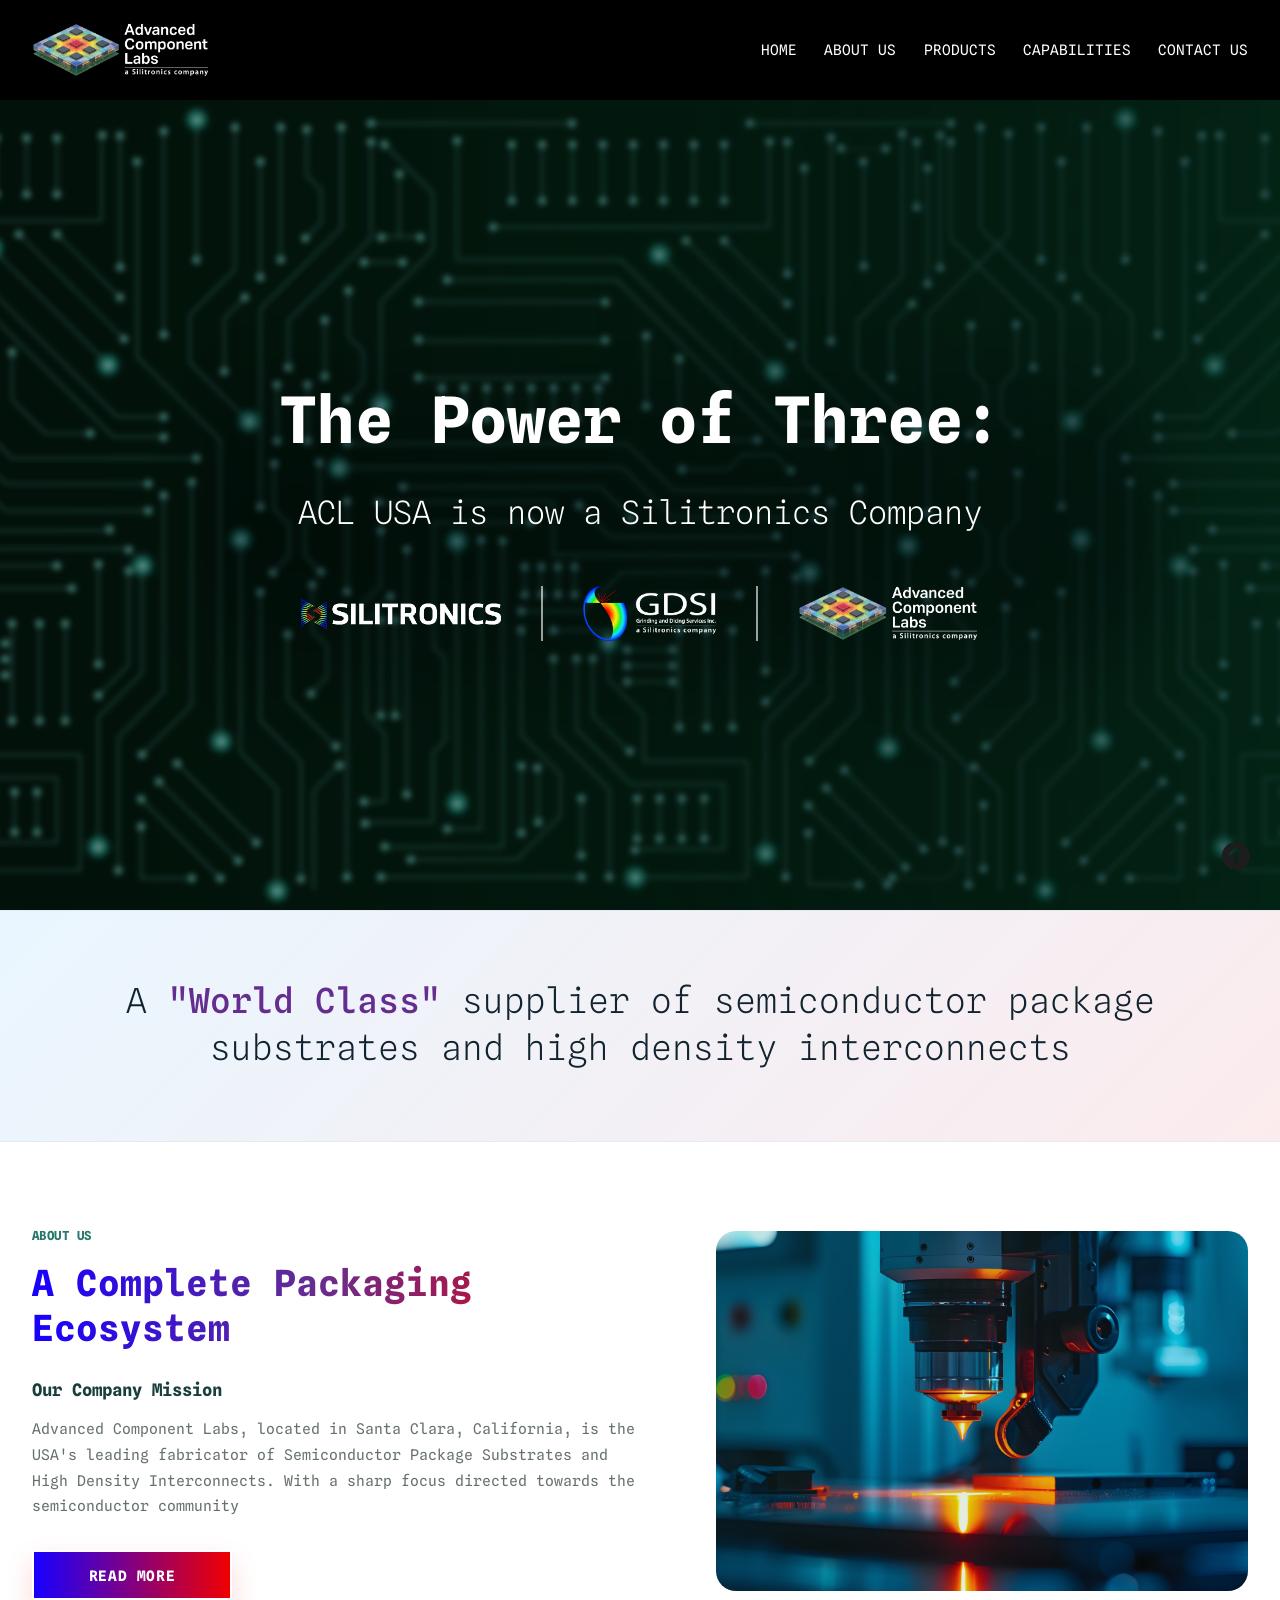
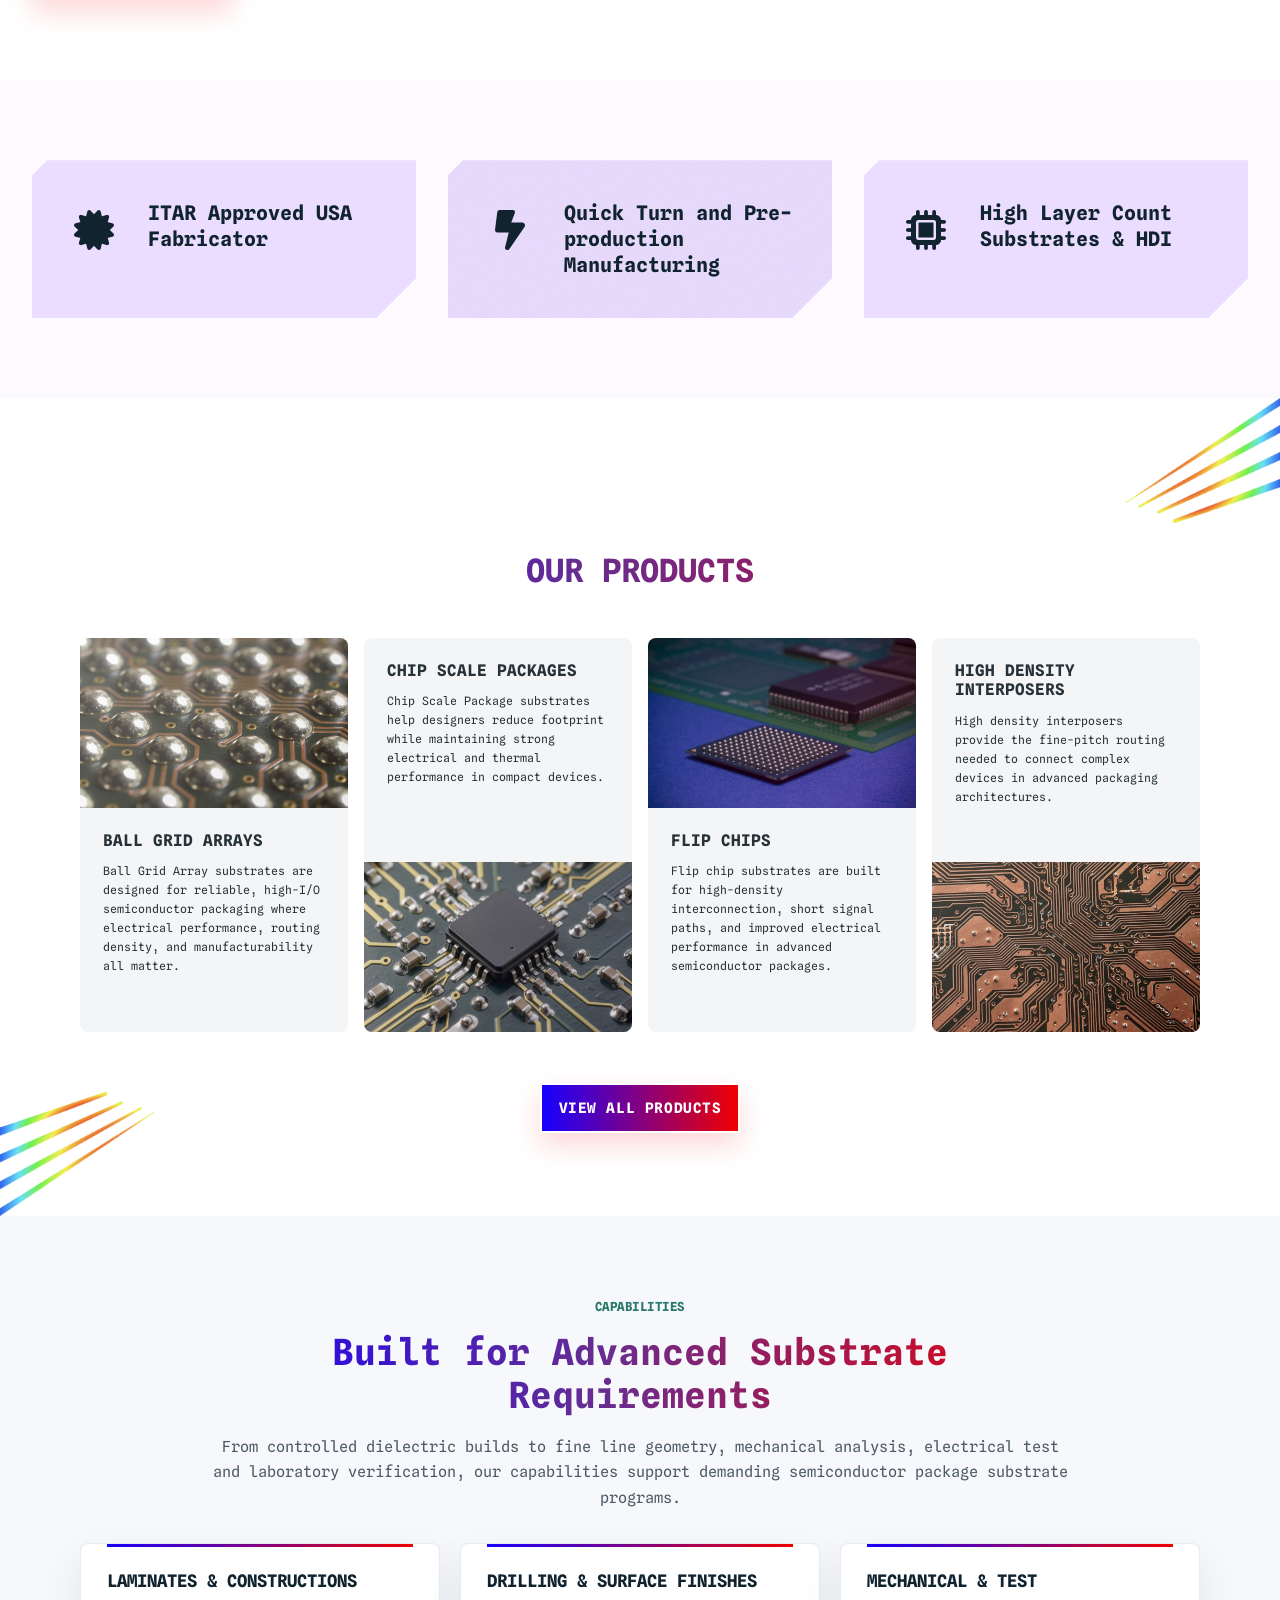
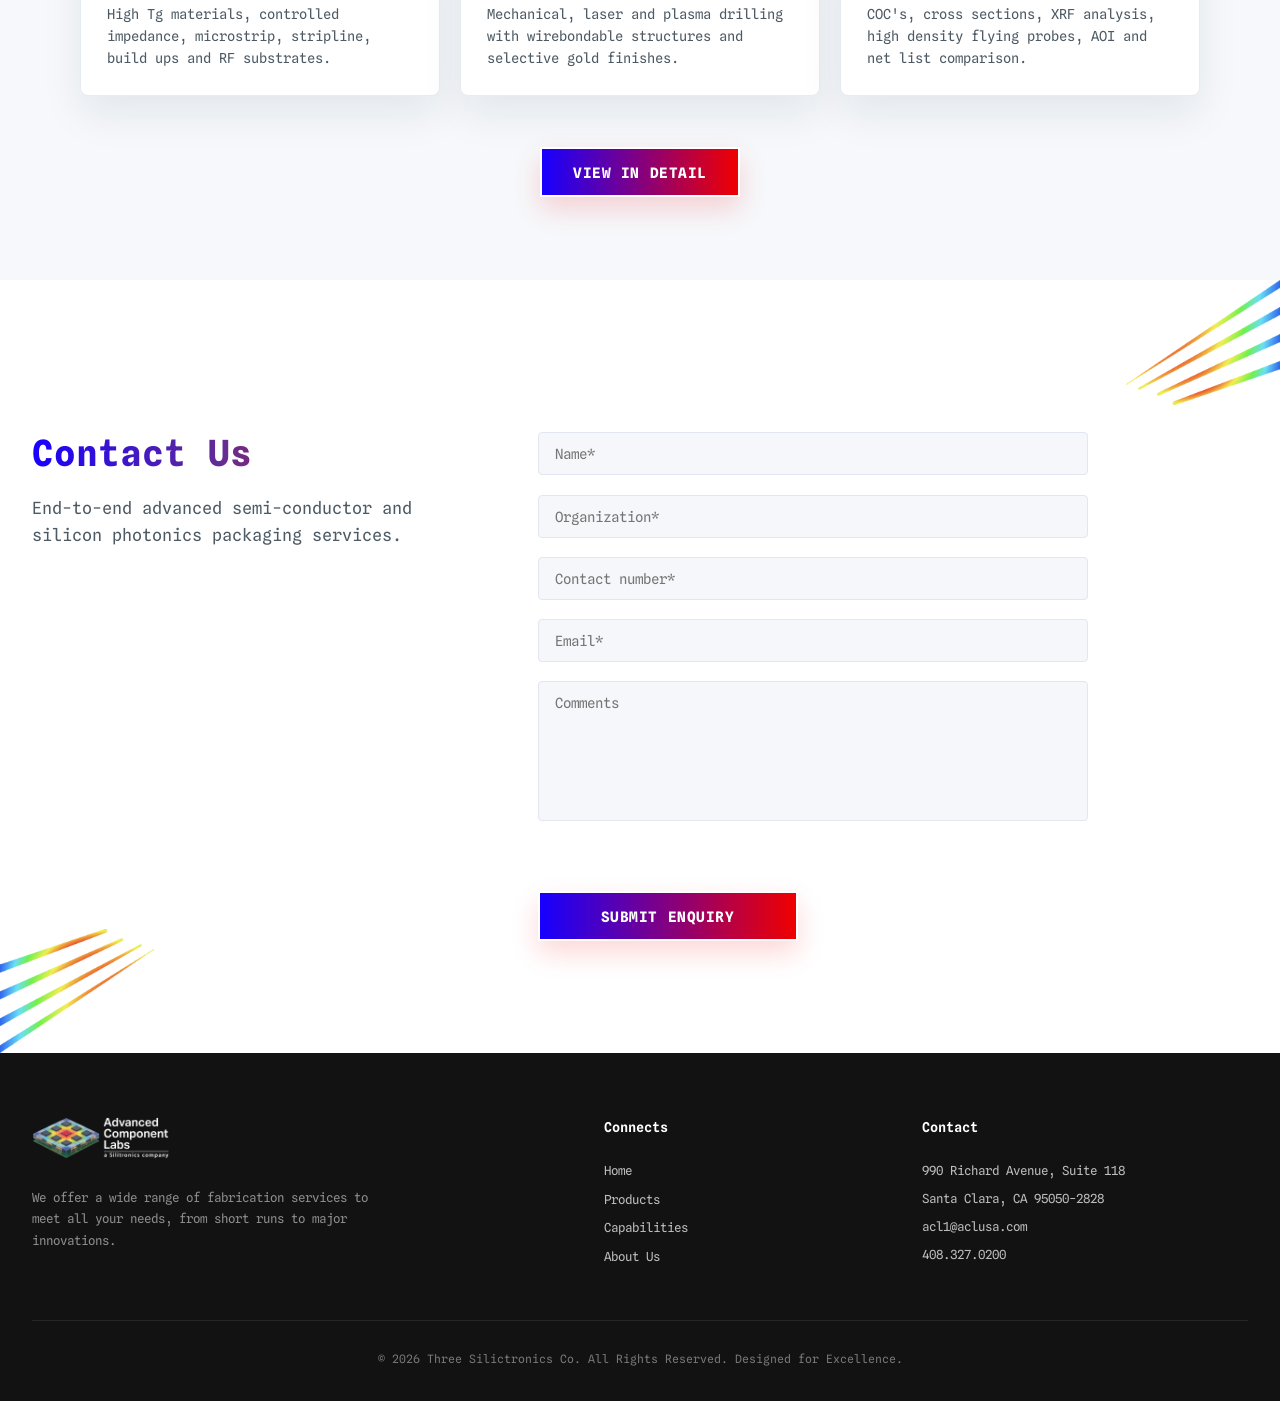
<file: index.html>
<!DOCTYPE html>
<html lang="en">

<head>
    <meta charset="UTF-8">
    <meta name="viewport" content="width=device-width, initial-scale=1.0">
    <meta name="description"
        content="Three Silictronics - Professional Wafer Dicing, Grinding, and Die Prep Services. High precision semiconductor solutions.">
    <title>Three Silictronics | Wafer Dicing & Grinding Services</title>
    <link rel="stylesheet" href="https://cdnjs.cloudflare.com/ajax/libs/font-awesome/6.5.2/css/all.min.css">
    <link rel="stylesheet" href="assets/css/style.css">
</head>

<body>
    <header>
        <div class="container-fluid">
            <nav>
                <div class="logo">
                    <a href="index.html">
                        <img src="assets/images/acl_logo-04.png" alt="Advanced Component Labs Logo">
                    </a>
                </div>
                <button class="mobile-menu-toggle" aria-label="Toggle navigation">
                    <i class="fa-solid fa-bars"></i>
                </button>
                <ul class="nav-links">
                    <li><a href="index.html#home">HOME</a></li>
                    <li><a href="aboutus.html">ABOUT US</a></li>
                    <li><a href="products.html">PRODUCTS</a></li>
                    <li><a href="capabilities.html">CAPABILITIES</a></li>
                    <li><a href="contactus.html">CONTACT US</a></li>
                </ul>

            </nav>
        </div>
    </header>

    <section class="announcement-banner">
        <!-- ✅ BANNER IMAGE — Yahan src mein apni image ka path dalo -->
        <img src="assets/images/banner_2_bg.png" alt="Banner" class="announcement-banner-img">
        <div class="announcement-banner-content">
            <h2>The Power of Three:</h2>
            <p>ACL USA is now a Silitronics Company</p>
            <div class="banner-logos">
                <a href="http://silitronics.com/" target="_blank" rel="noopener noreferrer">
                    <img src="assets/images/silitronics.png" alt="Silitronics Logo">
                </a>
                <div class="logo-divider"></div>
                <a href="http://dieprepservices.com" target="_blank" rel="noopener noreferrer">
                    <img src="assets/images/gdsi.png" alt="GDSI Logo">
                </a>
                <div class="logo-divider"></div>
                <a href="http://aclusa.com/" target="_blank" rel="noopener noreferrer">
                    <img src="assets/images/acl_logo-04.png" alt="Advanced Component Labs Logo">
                </a>
            </div>
        </div>
    </section>

    <section class="header-tagline" aria-label="Company tagline">
        <div class="container">
            <p>
                A <span>"World Class"</span> supplier of semiconductor package substrates and
                high density interconnects
            </p>
        </div>
    </section>

    <section id="about" class="about-mission">
        <div class="container">
            <div class="about-mission-grid">
                <div class="about-mission-content">
                    <span class="section-kicker">About Us</span>
                    <h2>
                        <span>A Complete Packaging </span>
                        <span>Ecosystem</span>
                    </h2>
                    <h3>Our Company Mission</h3>
                    <p>
                        Advanced Component Labs, located in Santa Clara, California, is the USA's
                        leading fabricator of Semiconductor Package Substrates and High Density
                        Interconnects. With a sharp focus directed towards the semiconductor
                        community
                    </p>
                    <a class="btn-gradient" href="aboutus.html">Read More</a>
                </div>
                <div class="about-mission-visual" aria-hidden="true">
                    <div class="mission-photo"></div>
                </div>
            </div>
        </div>
    </section>


    <section class="highlights">
        <div class="container">
            <div class="highlights-grid">
                <div class="highlight-card">
                    <div class="highlight-icon">
                        <i class="fa-solid fa-certificate"></i>
                    </div>
                    <div class="highlight-info">
                        <h3>ITAR Approved USA Fabricator</h3>
                    </div>
                </div>
                <div class="highlight-card">
                    <div class="highlight-icon">
                        <i class="fa-solid fa-bolt-lightning"></i>
                    </div>
                    <div class="highlight-info">
                        <h3>Quick Turn and Pre-production Manufacturing</h3>
                    </div>
                </div>
                <div class="highlight-card">
                    <div class="highlight-icon">
                        <i class="fa-solid fa-microchip"></i>
                    </div>
                    <div class="highlight-info">
                        <h3>High Layer Count Substrates & HDI</h3>
                    </div>
                </div>
            </div>
        </div>
    </section>

    <section id="products" class="products">
        <div class="container">
            <h2 class="products-title">Our Products</h2>
            <div class="left-art-img"><img src="./assets/images/rainbow-style-art-left.png" alt=""></div>
            <div class="products-slider products-static-grid">
                <button class="slider-arrow slider-arrow-left" type="button" data-products-prev
                    aria-label="Previous products">
                    &#8249;
                </button>

                <div class="products-viewport">
                    <div class="products-track">
                        <div class="products-slide">
                            <article class="product-card">
                                <div class="product-card-image visual-machine"></div>
                                <div class="product-card-copy">
                                    <h3>Ball Grid Arrays</h3>
                                    <p>Ball Grid Array substrates are designed for reliable, high-I/O semiconductor
                                        packaging where electrical performance, routing density, and manufacturability
                                        all matter.</p>
                                    <a href="products.html">Learn More</a>
                                </div>
                            </article>
                            <article class="product-card">
                                <div class="product-card-copy">
                                    <h3>Chip Scale Packages</h3>
                                    <p>Chip Scale Package substrates help designers reduce footprint while maintaining
                                        strong electrical and thermal performance in compact devices.</p>
                                    <a href="products.html">Learn More</a>
                                </div>
                                <div class="product-card-image visual-quality"></div>
                            </article>
                            <article class="product-card">
                                <div class="product-card-image visual-microscope"></div>
                                <div class="product-card-copy">
                                    <h3>Flip Chips</h3>
                                    <p>Flip chip substrates are built for high-density interconnection, short signal
                                        paths, and improved electrical performance in advanced semiconductor packages.
                                    </p>
                                    <a href="products.html">Learn More</a>
                                </div>
                            </article>
                            <article class="product-card">
                                <div class="product-card-copy">
                                    <h3>High Density Interposers</h3>
                                    <p>High density interposers provide the fine-pitch routing needed to connect complex
                                        devices in advanced packaging architectures.</p>
                                    <a href="products.html">Learn More</a>
                                </div>
                                <div class="product-card-image visual-cleanroom"></div>
                            </article>
                        </div>
                    </div>
                </div>

                <button class="slider-arrow slider-arrow-right" type="button" data-products-next
                    aria-label="Next products">
                    &#8250;
                </button>
            </div>
            <div class="products-cta">
                <a class="btn-gradient" href="products.html">View All Products</a>
            </div>
            <div class="right-art-img"><img src="./assets/images/rainbow-style-art-right.png" alt=""></div>
        </div>
    </section>

    <section id="capabilities-summary" class="capabilities-summary">
        <div class="container">
            <span class="section-kicker">Capabilities</span>
            <h2>Built for Advanced Substrate Requirements</h2>
            <p class="capabilities-summary-intro">
                From controlled dielectric builds to fine line geometry, mechanical analysis, electrical test and
                laboratory verification, our capabilities support demanding semiconductor package substrate programs.
            </p>

            <div class="capabilities-summary-grid">
                <article class="capabilities-summary-card">
                    <h3>Laminates &amp; Constructions</h3>
                    <p>High Tg materials, controlled impedance, microstrip, stripline, build ups and RF substrates.</p>
                </article>
                <article class="capabilities-summary-card">
                    <h3>Drilling &amp; Surface Finishes</h3>
                    <p>Mechanical, laser and plasma drilling with wirebondable structures and selective gold finishes.
                    </p>
                </article>
                <article class="capabilities-summary-card">
                    <h3>Mechanical &amp; Test</h3>
                    <p>COC's, cross sections, XRF analysis, high density flying probes, AOI and net list comparison.</p>
                </article>
            </div>

            <div class="capabilities-summary-cta">
                <a class="btn-gradient" href="capabilities.html">View in Detail</a>
            </div>
        </div>
    </section>

    <section id="contactus" class="contactus">
        <div class="left-art-img"><img src="./assets/images/rainbow-style-art-left.png" alt=""></div>
        <div class="right-art-img"><img src="./assets/images/rainbow-style-art-right.png" alt=""></div>
        <div class="container">
            <div class="contact-flex">
                <div class="contact-header">
                    <h2 class="contact-title">Contact Us</h2>
                    <p class="contact-description">End-to-end advanced semi-conductor and silicon photonics packaging
                        services.</p>
                </div>
                <div class="contact-form-wrapper">
                    <form class="contact-form" action="mailto:sales@silitronics.com" method="post" enctype="text/plain">
                        <div class="form-group">
                            <input type="text" id="name" name="name" placeholder="Name*" required>
                        </div>
                        <div class="form-group">
                            <input type="text" id="organization" name="organization" placeholder="Organization*"
                                required>
                        </div>
                        <div class="form-group">
                            <input type="tel" id="phone" name="phone" placeholder="Contact number*" required>
                        </div>
                        <div class="form-group">
                            <input type="email" id="email" name="email" placeholder="Email*" required>
                        </div>
                        <div class="form-group">
                            <textarea id="message" name="message" placeholder="Comments" required></textarea>
                        </div>
                        <div class="form-cta">
                            <button type="submit" class="btn-gradient">Submit Enquiry</button>
                        </div>
                    </form>
                </div>
            </div>
        </div>
    </section>

    <footer>
        <div class="container">
            <div class="footer-content">
                <div class="footer-brand">
                    <a class="footer-logo" href="index.html">
                        <img src="assets/images/acl_logo-04.png" alt="Advanced Component Labs Logo">
                    </a>
                    <p>We offer a wide range of fabrication services to meet all your needs, from short runs to major
                        innovations.</p>

                </div>
                <div class="footer-links">
                    <h4>Connects</h4>
                    <a href="index.html#home">Home</a>
                    <a href="products.html">Products</a>
                    <a href="capabilities.html">Capabilities</a>
                    <a href="aboutus.html">About Us</a>
                </div>
                <div class="footer-contact">
                    <h4>Contact</h4>
                    <p>990 Richard Avenue, Suite 118</p>
                    <p>Santa Clara, CA 95050-2828</p>
                    <p><a href="mailto:acl1@aclusa.com">acl1@aclusa.com</a></p>
                    <p>408.327.0200</p>
                </div>
            </div>
            <div class="copyright">
                &copy; 2026 Three Silictronics Co. All Rights Reserved. Designed for Excellence.
            </div>
        </div>
    </footer>
    <a class="back-to-top" href="#top" aria-label="Back to top"><i class="fa-solid fa-circle-arrow-up"></i></a>
    <script>
        const mobileMenuToggle = document.querySelector('.mobile-menu-toggle');
        const navLinks = document.querySelector('.nav-links');
        if (mobileMenuToggle) {
            mobileMenuToggle.addEventListener('click', () => {
                navLinks.classList.toggle('active');
                const icon = mobileMenuToggle.querySelector('i');
                if (navLinks.classList.contains('active')) {
                    icon.classList.remove('fa-bars');
                    icon.classList.add('fa-xmark');
                    document.body.style.overflow = 'hidden';
                } else {
                    icon.classList.remove('fa-xmark');
                    icon.classList.add('fa-bars');
                    document.body.style.overflow = '';
                }
            });
        }
    </script>
</body>

</html>
</file>
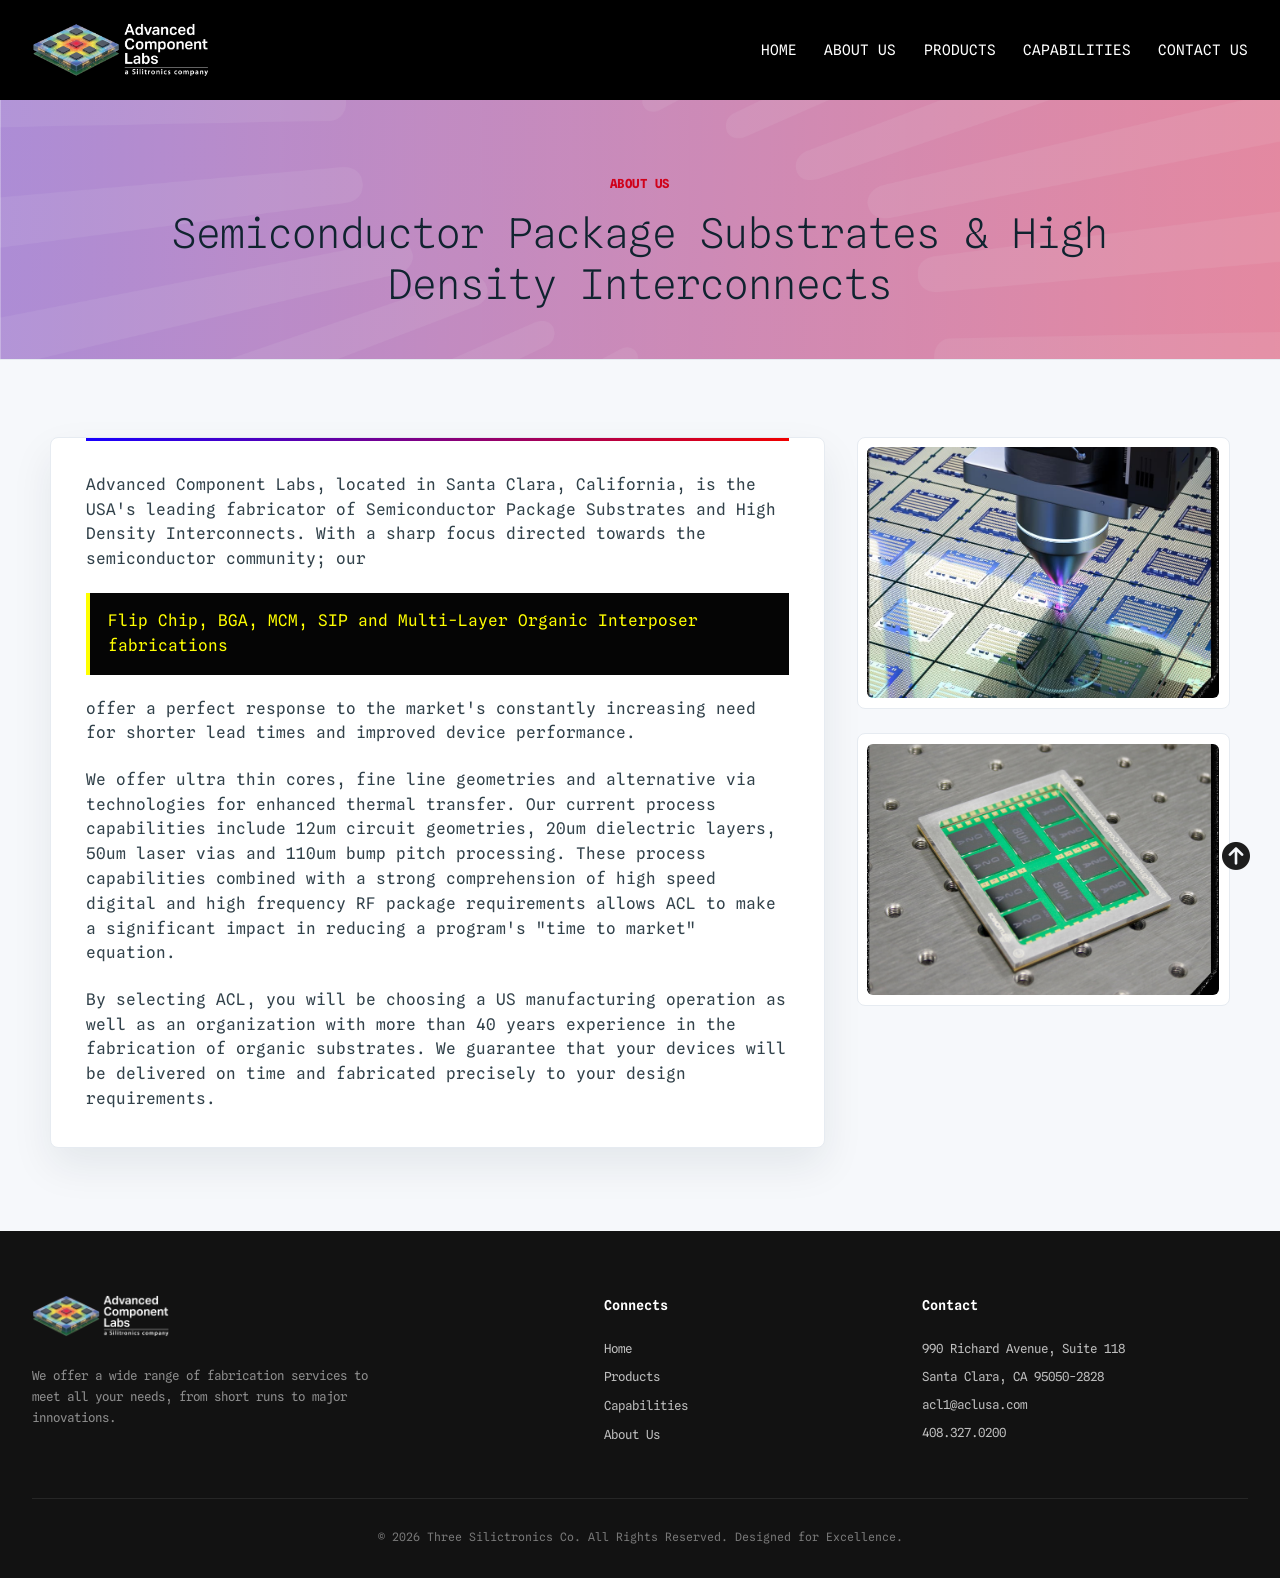
<file: aboutus.html>
<!DOCTYPE html>
<html lang="en">

<head>
    <meta charset="UTF-8">
    <meta name="viewport" content="width=device-width, initial-scale=1.0">
    <meta name="description"
        content="About Advanced Component Labs and Three Silictronics semiconductor package substrate capabilities.">
    <title>About Us | Three Silictronics</title>
    <link rel="stylesheet" href="https://cdnjs.cloudflare.com/ajax/libs/font-awesome/6.5.2/css/all.min.css">
    <link rel="stylesheet" href="assets/css/style.css">
</head>

<body>
    <header>
        <div class="container-fluid">
            <nav>
                <div class="logo">
                    <a href="index.html">
                        <img src="assets/images/acl_logo-04.png" alt="Advanced Component Labs Logo">
                    </a>
                </div>
                <button class="mobile-menu-toggle" aria-label="Toggle navigation">
                    <i class="fa-solid fa-bars"></i>
                </button>
                <ul class="nav-links">
                    <li><a href="index.html#home">HOME</a></li>
                    <li><a href="aboutus.html">ABOUT US</a></li>
                    <li><a href="products.html">PRODUCTS</a></li>
                    <li><a href="capabilities.html">CAPABILITIES</a></li>
                    <li><a href="contactus.html">CONTACT US</a></li>
                </ul>
            </nav>
        </div>
    </header>

    <main class="about-page">
        <section class="about-page-hero">
            <div class="container">
                <p class="section-kicker">About Us</p>
                <h1>Semiconductor Package Substrates &amp; High Density Interconnects</h1>
            </div>
        </section>

        <section class="about-story">
            <div class="container">
                <div class="about-story-grid">
                    <div class="about-story-content">
                        <p>
                            Advanced Component Labs, located in Santa Clara, California, is the USA's leading fabricator
                            of Semiconductor Package Substrates and High Density Interconnects. With a sharp focus
                            directed towards the semiconductor community; our
                        </p>

                        <p class="about-highlight">
                            Flip Chip, BGA, MCM, SIP and Multi-Layer Organic Interposer fabrications
                        </p>

                        <p>
                            offer a perfect response to the market's constantly increasing need for shorter lead times
                            and improved device performance.
                        </p>

                        <p>
                            We offer ultra thin cores, fine line geometries and alternative via technologies for
                            enhanced thermal transfer. Our current process capabilities include 12um circuit geometries,
                            20um dielectric layers, 50um laser vias and 110um bump pitch processing. These process
                            capabilities combined with a strong comprehension of high speed digital and high frequency
                            RF package requirements allows ACL to make a significant impact in reducing a program's
                            "time to market" equation.
                        </p>

                        <p>
                            By selecting ACL, you will be choosing a US manufacturing operation as well as an
                            organization with more than 40 years experience in the fabrication of organic substrates. We
                            guarantee that your devices will be delivered on time and fabricated precisely to your
                            design
                            requirements.
                        </p>
                    </div>

                    <div class="about-story-media" aria-label="Substrate examples">
                        <figure class="about-media-card">
                            <img src="assets/images/about_one.jpg" alt="Semiconductor package substrate close-up">
                        </figure>
                        <figure class="about-media-card">
                            <img src="assets/images/about_two.jpg" alt="High density interconnect substrate">
                        </figure>
                    </div>
                </div>
            </div>
        </section>
    </main>

    <footer>
        <div class="container">
            <div class="footer-content">
                <div class="footer-brand">
                    <a class="footer-logo" href="index.html">
                        <img src="assets/images/acl_logo-04.png" alt="Advanced Component Labs Logo">
                    </a>
                    <p>We offer a wide range of fabrication services to meet all your needs, from short runs to major
                        innovations.</p>

                </div>
                <div class="footer-links">
                    <h4>Connects</h4>
                    <a href="index.html#home">Home</a>
                    <a href="products.html">Products</a>
                    <a href="capabilities.html">Capabilities</a>
                    <a href="aboutus.html">About Us</a>
                </div>
                <div class="footer-contact">
                    <h4>Contact</h4>
                    <p>990 Richard Avenue, Suite 118</p>
                    <p>Santa Clara, CA 95050-2828</p>
                    <p><a href="mailto:acl1@aclusa.com">acl1@aclusa.com</a></p>
                    <p>408.327.0200</p>
                </div>
            </div>
            <div class="copyright">
                &copy; 2026 Three Silictronics Co. All Rights Reserved. Designed for Excellence.
            </div>
        </div>
    </footer>
    <a class="back-to-top" href="#top" aria-label="Back to top"><i class="fa-solid fa-circle-arrow-up"></i></a>
    <script>
        const mobileMenuToggle = document.querySelector('.mobile-menu-toggle');
        const navLinks = document.querySelector('.nav-links');
        if (mobileMenuToggle) {
            mobileMenuToggle.addEventListener('click', () => {
                navLinks.classList.toggle('active');
                const icon = mobileMenuToggle.querySelector('i');
                if (navLinks.classList.contains('active')) {
                    icon.classList.remove('fa-bars');
                    icon.classList.add('fa-xmark');
                    document.body.style.overflow = 'hidden';
                } else {
                    icon.classList.remove('fa-xmark');
                    icon.classList.add('fa-bars');
                    document.body.style.overflow = '';
                }
            });
        }
    </script>
</body>

</html>
</file>
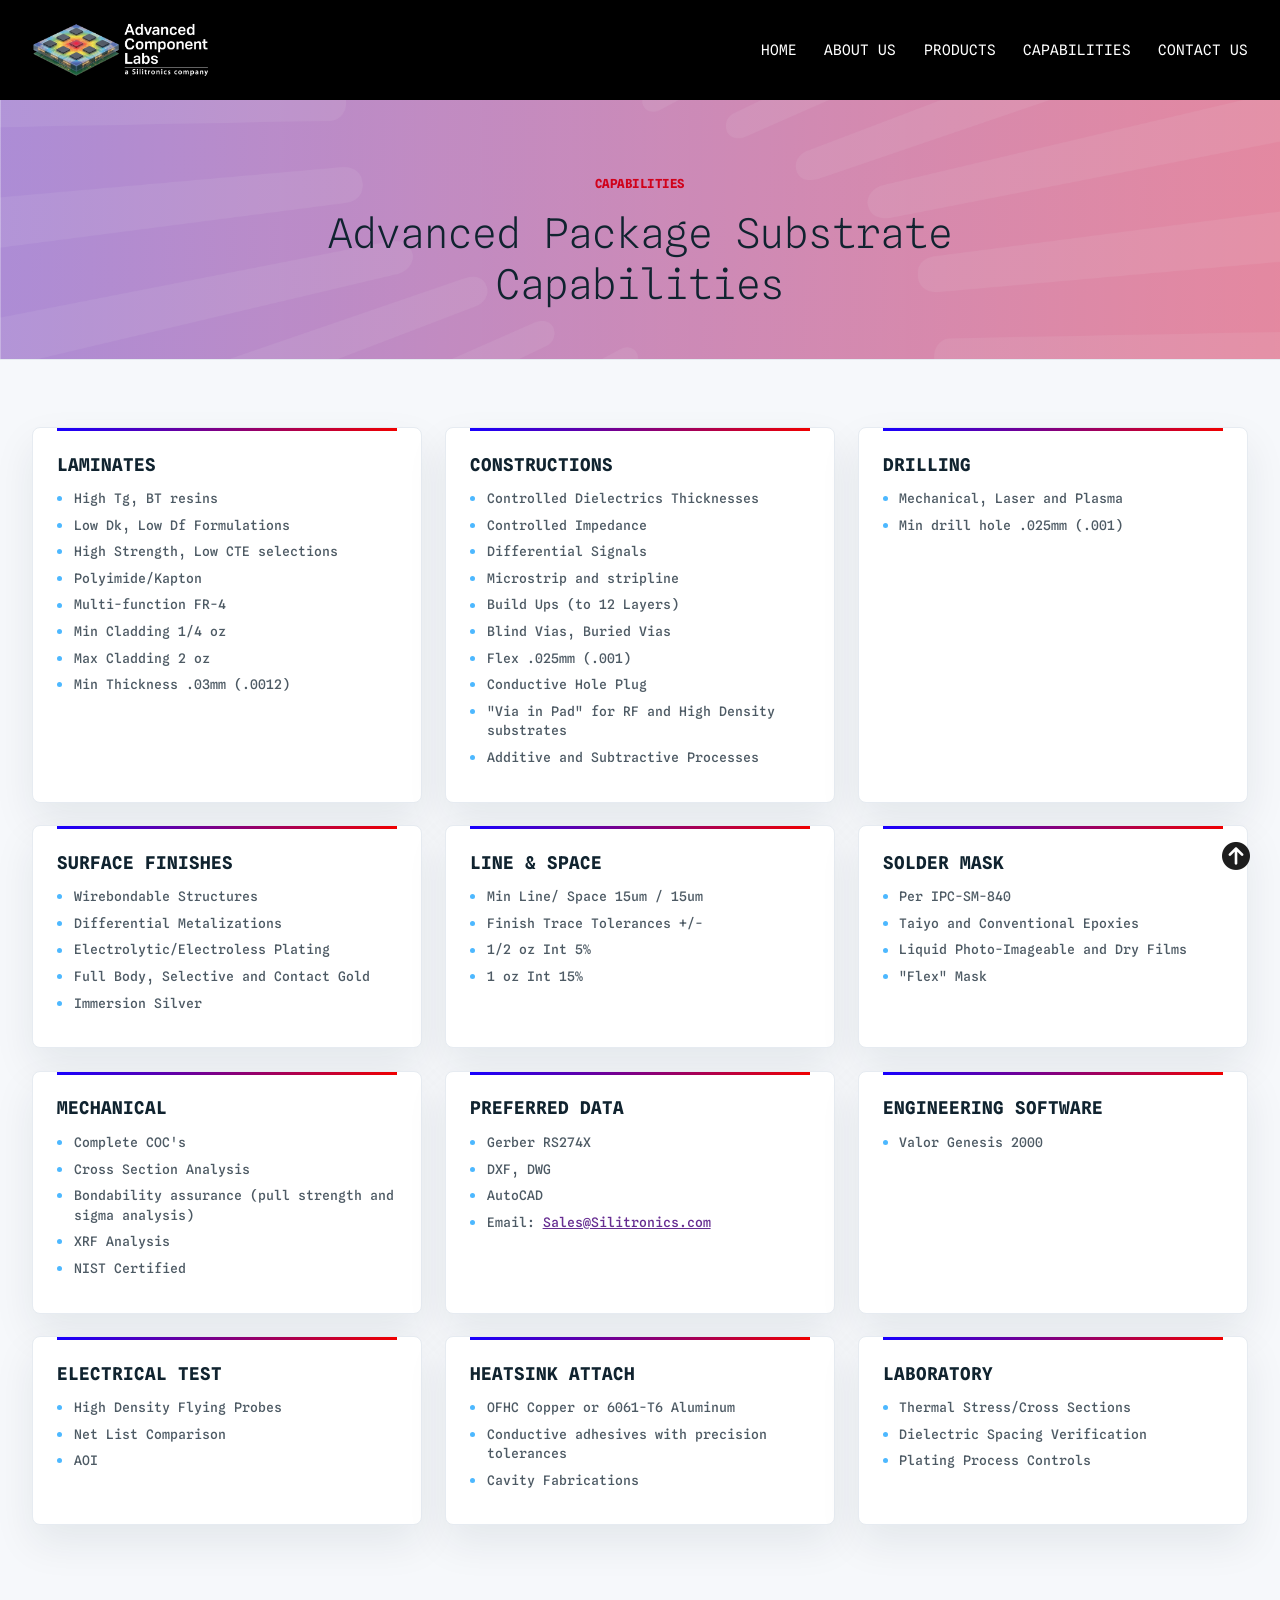
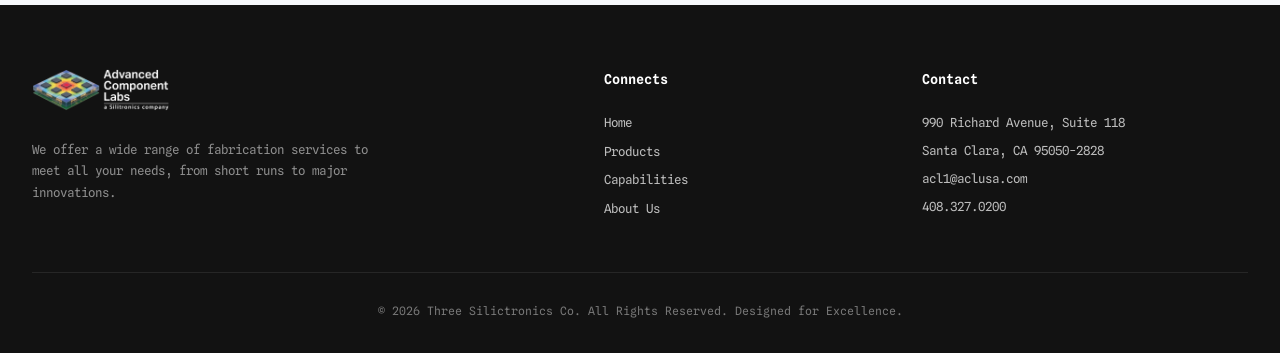
<file: capabilities.html>
<!DOCTYPE html>
<html lang="en">

<head>
    <meta charset="UTF-8">
    <meta name="viewport" content="width=device-width, initial-scale=1.0">
    <meta name="description"
        content="Three Silictronics capabilities for laminates, solder mask, construction, drilling, surface finishes, line and space, mechanical, electrical test, heatsink attach, and laboratory services.">
    <title>Capabilities | Three Silictronics</title>
    <link rel="stylesheet" href="https://cdnjs.cloudflare.com/ajax/libs/font-awesome/6.5.2/css/all.min.css">
    <link rel="stylesheet" href="assets/css/style.css">
</head>

<body>
    <header>
        <div class="container-fluid">
            <nav>
                <div class="logo">
                    <a href="index.html">
                        <img src="assets/images/acl_logo-04.png" alt="Advanced Component Labs Logo">
                    </a>
                </div>
                <button class="mobile-menu-toggle" aria-label="Toggle navigation">
                    <i class="fa-solid fa-bars"></i>
                </button>
                <ul class="nav-links">
                    <li><a href="index.html#home">HOME</a></li>
                    <li><a href="aboutus.html">ABOUT US</a></li>
                    <li><a href="products.html">PRODUCTS</a></li>
                    <li><a href="capabilities.html">CAPABILITIES</a></li>
                    <li><a href="contactus.html">CONTACT US</a></li>
                </ul>
            </nav>
        </div>
    </header>

    <main class="capabilities-page">
        <section class="capabilities-hero">
            <div class="container">
                <p class="section-kicker">Capabilities</p>
                <h1>Advanced Package Substrate Capabilities</h1>
            </div>
        </section>

        <section class="capabilities-content">
            <div class="container">
                <div class="capabilities-grid">
                    <div class="capabilities-column">
                        <div class="capability-group">
                            <h2>Laminates</h2>
                            <ul>
                                <li>High Tg, BT resins</li>
                                <li>Low Dk, Low Df Formulations</li>
                                <li>High Strength, Low CTE selections</li>
                                <li>Polyimide/Kapton</li>
                                <li>Multi-function FR-4</li>
                                <li>Min Cladding 1/4 oz</li>
                                <li>Max Cladding 2 oz</li>
                                <li>Min Thickness .03mm (.0012)</li>
                            </ul>
                        </div>

                        <div class="capability-group">
                            <h2>Constructions</h2>
                            <ul>
                                <li>Controlled Dielectrics Thicknesses</li>
                                <li>Controlled Impedance</li>
                                <li>Differential Signals</li>
                                <li>Microstrip and stripline</li>
                                <li>Build Ups (to 12 Layers)</li>
                                <li>Blind Vias, Buried Vias</li>
                                <li>Flex .025mm (.001)</li>
                                <li>Conductive Hole Plug</li>
                                <li>"Via in Pad" for RF and High Density substrates</li>
                                <li>Additive and Subtractive Processes</li>
                            </ul>
                        </div>

                        <div class="capability-group">
                            <h2>Drilling</h2>
                            <ul>
                                <li>Mechanical, Laser and Plasma</li>
                                <li>Min drill hole .025mm (.001)</li>
                            </ul>
                        </div>

                        <div class="capability-group">
                            <h2>Surface Finishes</h2>
                            <ul>
                                <li>Wirebondable Structures</li>
                                <li>Differential Metalizations</li>
                                <li>Electrolytic/Electroless Plating</li>
                                <li>Full Body, Selective and Contact Gold</li>
                                <li>Immersion Silver</li>
                            </ul>
                        </div>

                        <div class="capability-group">
                            <h2>Line &amp; Space</h2>
                            <ul>
                                <li>Min Line/ Space 15um / 15um</li>
                                <li>Finish Trace Tolerances +/-</li>
                                <li>1/2 oz Int 5%</li>
                                <li>1 oz Int 15%</li>
                            </ul>
                        </div>
                    </div>

                    <div class="capabilities-column">
                        <div class="capability-group">
                            <h2>Solder Mask</h2>
                            <ul>
                                <li>Per IPC-SM-840</li>
                                <li>Taiyo and Conventional Epoxies</li>
                                <li>Liquid Photo-Imageable and Dry Films</li>
                                <li>"Flex" Mask</li>
                            </ul>
                        </div>

                        <div class="capability-group">
                            <h2>Mechanical</h2>
                            <ul>
                                <li>Complete COC's</li>
                                <li>Cross Section Analysis</li>
                                <li>Bondability assurance (pull strength and sigma analysis)</li>
                                <li>XRF Analysis</li>
                                <li>NIST Certified</li>
                            </ul>
                        </div>

                        <div class="capability-group">
                            <h2>Preferred Data</h2>
                            <ul>
                                <li>Gerber RS274X</li>
                                <li>DXF, DWG</li>
                                <li>AutoCAD</li>
                                <li>Email: <a href="mailto:sales@Silitronics.com​">Sales@Silitronics.com​</a></li>
                            </ul>
                        </div>

                        <div class="capability-group">
                            <h2>Engineering Software</h2>
                            <ul>
                                <li>Valor Genesis 2000</li>
                            </ul>
                        </div>

                        <div class="capability-group">
                            <h2>Electrical Test</h2>
                            <ul>
                                <li>High Density Flying Probes</li>
                                <li>Net List Comparison</li>
                                <li>AOI</li>
                            </ul>
                        </div>

                        <div class="capability-group">
                            <h2>Heatsink Attach</h2>
                            <ul>
                                <li>OFHC Copper or 6061-T6 Aluminum</li>
                                <li>Conductive adhesives with precision tolerances</li>
                                <li>Cavity Fabrications</li>
                            </ul>
                        </div>

                        <div class="capability-group">
                            <h2>Laboratory</h2>
                            <ul>
                                <li>Thermal Stress/Cross Sections</li>
                                <li>Dielectric Spacing Verification</li>
                                <li>Plating Process Controls</li>
                            </ul>
                        </div>
                    </div>
                </div>
            </div>
        </section>
    </main>

    <footer>
        <div class="container">
            <div class="footer-content">
                <div class="footer-brand">
                    <a class="footer-logo" href="index.html">
                        <img src="assets/images/acl_logo-04.png" alt="Advanced Component Labs Logo">
                    </a>
                    <p>We offer a wide range of fabrication services to meet all your needs, from short runs to major
                        innovations.</p>

                </div>
                <div class="footer-links">
                    <h4>Connects</h4>
                    <a href="index.html#home">Home</a>
                    <a href="products.html">Products</a>
                    <a href="capabilities.html">Capabilities</a>
                    <a href="aboutus.html">About Us</a>
                </div>
                <div class="footer-contact">
                    <h4>Contact</h4>
                    <p>990 Richard Avenue, Suite 118</p>
                    <p>Santa Clara, CA 95050-2828</p>
                    <p><a href="mailto:acl1@aclusa.com">acl1@aclusa.com</a></p>
                    <p>408.327.0200</p>
                </div>
            </div>
            <div class="copyright">
                &copy; 2026 Three Silictronics Co. All Rights Reserved. Designed for Excellence.
            </div>
        </div>
    </footer>
    <a class="back-to-top" href="#top" aria-label="Back to top"><i class="fa-solid fa-circle-arrow-up"></i></a>
    <script>
        const mobileMenuToggle = document.querySelector('.mobile-menu-toggle');
        const navLinks = document.querySelector('.nav-links');
        if (mobileMenuToggle) {
            mobileMenuToggle.addEventListener('click', () => {
                navLinks.classList.toggle('active');
                const icon = mobileMenuToggle.querySelector('i');
                if (navLinks.classList.contains('active')) {
                    icon.classList.remove('fa-bars');
                    icon.classList.add('fa-xmark');
                    document.body.style.overflow = 'hidden';
                } else {
                    icon.classList.remove('fa-xmark');
                    icon.classList.add('fa-bars');
                    document.body.style.overflow = '';
                }
            });
        }
    </script>
</body>

</html>
</file>
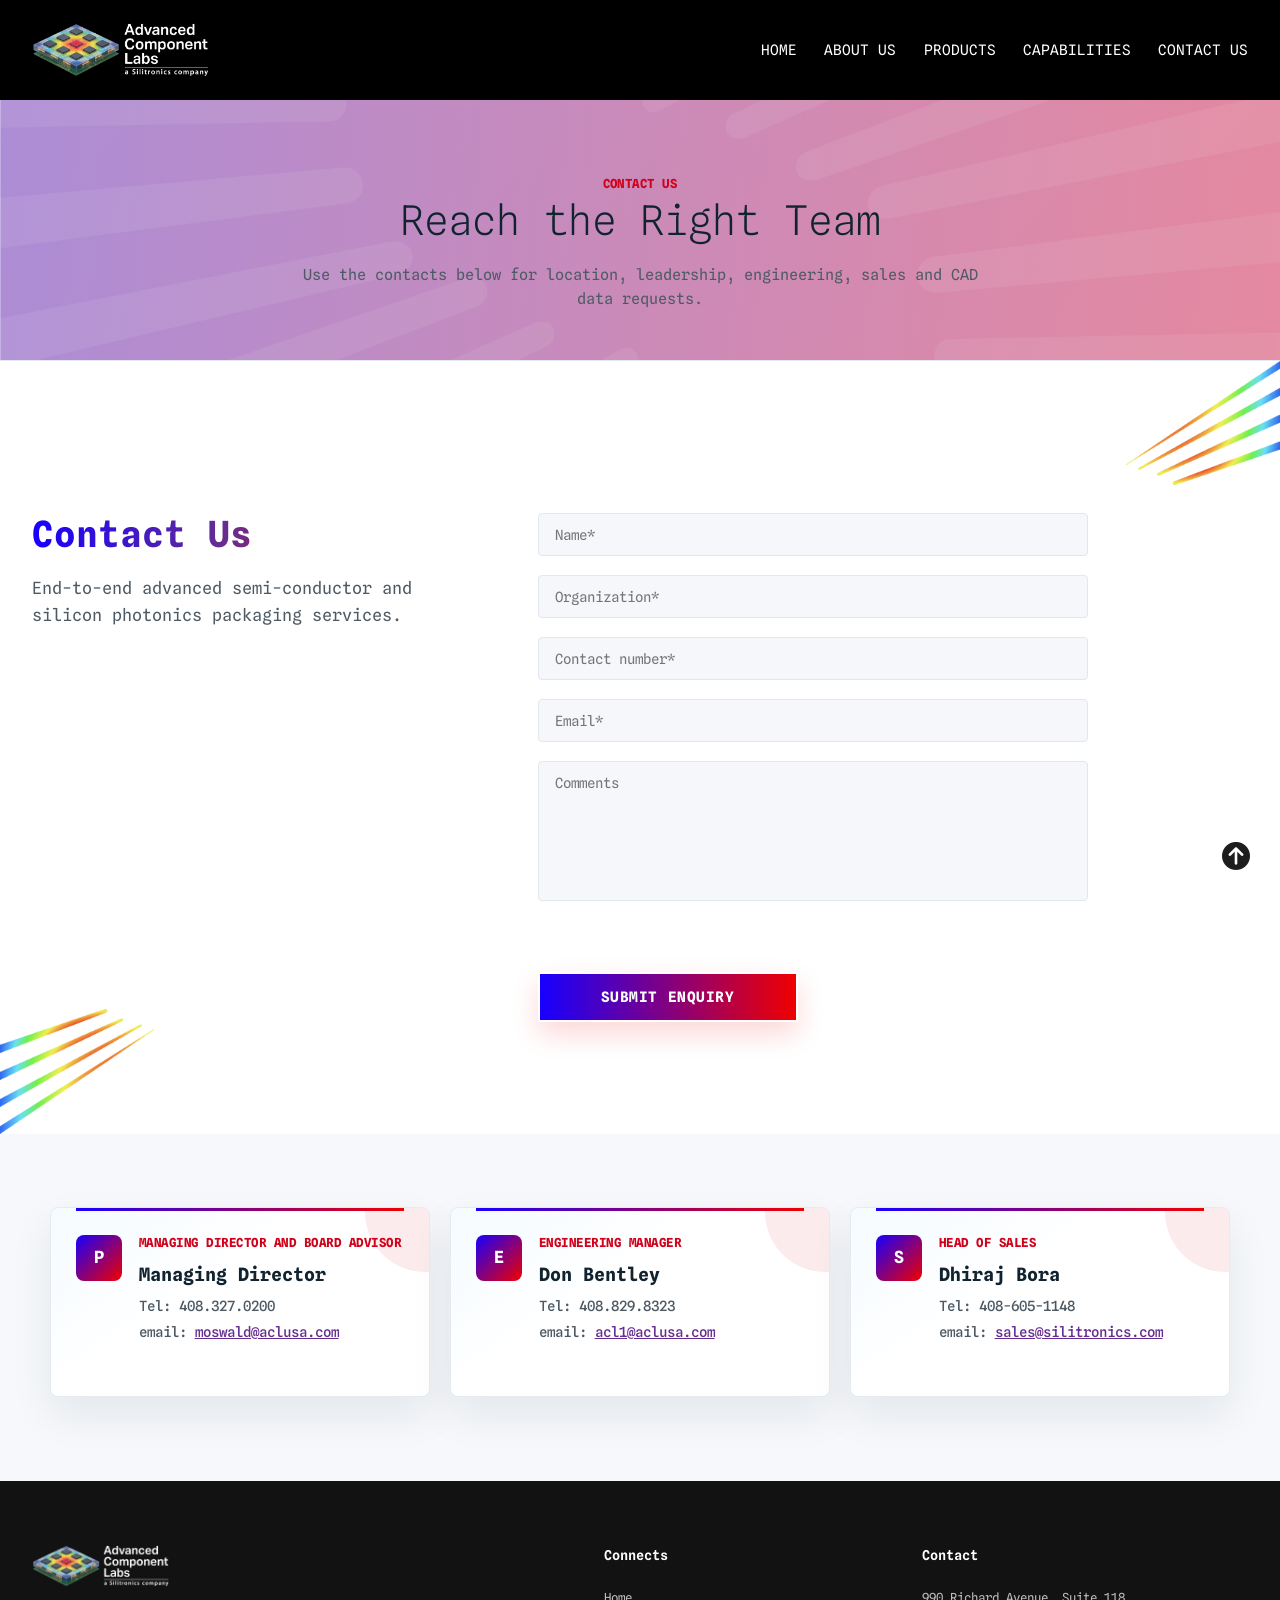
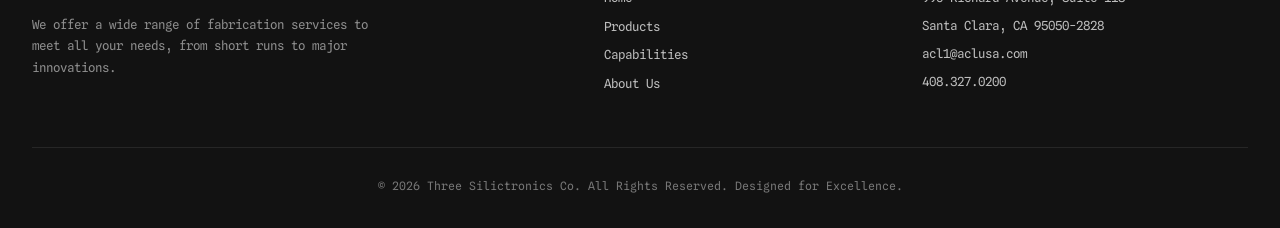
<file: contactus.html>
<!DOCTYPE html>
<html lang="en">

<head>
    <meta charset="UTF-8">
    <meta name="viewport" content="width=device-width, initial-scale=1.0">
    <meta name="description"
        content="Contact Three Silictronics for sales, engineering, CAD data and location information.">
    <title>Contact Us | Three Silictronics</title>
    <link rel="stylesheet" href="https://cdnjs.cloudflare.com/ajax/libs/font-awesome/6.5.2/css/all.min.css">
    <link rel="stylesheet" href="assets/css/style.css">
</head>

<body>
    <header>
        <div class="container-fluid">
            <nav>
                <div class="logo">
                    <a href="index.html">
                        <img src="assets/images/acl_logo-04.png" alt="Advanced Component Labs Logo">
                    </a>
                </div>
                <button class="mobile-menu-toggle" aria-label="Toggle navigation">
                    <i class="fa-solid fa-bars"></i>
                </button>
                <ul class="nav-links">
                    <li><a href="index.html#home">HOME</a></li>
                    <li><a href="aboutus.html">ABOUT US</a></li>
                    <li><a href="products.html">PRODUCTS</a></li>
                    <li><a href="capabilities.html">CAPABILITIES</a></li>
                    <li><a href="contactus.html">CONTACT US</a></li>
                </ul>
            </nav>
        </div>
    </header>

    <main class="contact-page">
        <section class="contact-hero">
            <div class="container">
                <p class="section-kicker">Contact Us</p>
                <h1>Reach the Right Team</h1>
                <p>Use the contacts below for location, leadership, engineering, sales and CAD data requests.</p>
            </div>
        </section>
        <section id="contactus" class="contactus">
            <div class="left-art-img"><img src="assets/images/rainbow-style-art-left.png" alt=""></div>
            <div class="right-art-img"><img src="assets/images/rainbow-style-art-right.png" alt=""></div>
            <div class="container">
                <div class="contact-flex">
                    <div class="contact-header">
                        <h2 class="contact-title">Contact Us</h2>
                        <p class="contact-description">End-to-end advanced semi-conductor and silicon photonics
                            packaging services.</p>
                    </div>
                    <div class="contact-form-wrapper">
                        <form class="contact-form" action="mailto:sales@silitronics.com" method="post"
                            enctype="text/plain">
                            <div class="form-group">
                                <input type="text" id="name" name="name" placeholder="Name*" required>
                            </div>
                            <div class="form-group">
                                <input type="text" id="organization" name="organization" placeholder="Organization*"
                                    required>
                            </div>
                            <div class="form-group">
                                <input type="tel" id="phone" name="phone" placeholder="Contact number*" required>
                            </div>
                            <div class="form-group">
                                <input type="email" id="email" name="email" placeholder="Email*" required>
                            </div>
                            <div class="form-group">
                                <textarea id="message" name="message" placeholder="Comments" required></textarea>
                            </div>
                            <div class="form-cta">
                                <button type="submit" class="btn-gradient">Submit Enquiry</button>
                            </div>
                        </form>
                    </div>
                </div>
            </div>
        </section>
        <section class="contact-directory">
            <div class="container">
                <div class="contact-directory-grid">
                    
                    <article class="contact-card">
                        <div class="contact-card-icon">P</div>
                        <div>
                            <span class="contact-card-label">Managing Director and Board Advisor</span>
                            <h2>Managing Director</h2>
                            <p>Tel: 408.327.0200</p>
                            <p>email: <a href="mailto:moswald@aclusa.com">moswald@aclusa.com</a></p>
                        </div>
                    </article>

                    <article class="contact-card">
                        <div class="contact-card-icon">E</div>
                        <div>
                            <span class="contact-card-label">Engineering Manager</span>
                            <h2>Don Bentley</h2>
                            <p>Tel: 408.829.8323</p>
                            <p>email: <a href="mailto:acl1@aclusa.com">acl1@aclusa.com</a></p>
                        </div>
                    </article>

                    <article class="contact-card">
                        <div class="contact-card-icon">S</div>
                        <div>
                            <span class="contact-card-label">Head of Sales</span>
                            <h2>Dhiraj Bora</h2>
                            <p>Tel: 408-605-1148</p>
                            <p>email: <a href="mailto:sales@silitronics.com​">sales@silitronics.com​</a></p>
                        </div>
                    </article>
                </div>
            </div>
        </section>
    </main>

    <footer>
        <div class="container">
            <div class="footer-content">
                <div class="footer-brand">
                    <a class="footer-logo" href="index.html">
                        <img src="assets/images/acl_logo-04.png" alt="Advanced Component Labs Logo">
                    </a>
                    <p>We offer a wide range of fabrication services to meet all your needs, from short runs to major
                        innovations.</p>

                </div>
                <div class="footer-links">
                    <h4>Connects</h4>
                    <a href="index.html#home">Home</a>
                    <a href="products.html">Products</a>
                    <a href="capabilities.html">Capabilities</a>
                    <a href="aboutus.html">About Us</a>
                </div>
                <div class="footer-contact">
                    <h4>Contact</h4>
                    <p>990 Richard Avenue, Suite 118</p>
                    <p>Santa Clara, CA 95050-2828</p>
                    <p><a href="mailto:acl1@aclusa.com">acl1@aclusa.com</a></p>
                    <p>408.327.0200</p>
                </div>
            </div>
            <div class="copyright">
                &copy; 2026 Three Silictronics Co. All Rights Reserved. Designed for Excellence.
            </div>
        </div>
    </footer>
    <a class="back-to-top" href="#top" aria-label="Back to top"><i class="fa-solid fa-circle-arrow-up"></i></a>
    <script>
        const mobileMenuToggle = document.querySelector('.mobile-menu-toggle');
        const navLinks = document.querySelector('.nav-links');
        if (mobileMenuToggle) {
            mobileMenuToggle.addEventListener('click', () => {
                navLinks.classList.toggle('active');
                const icon = mobileMenuToggle.querySelector('i');
                if (navLinks.classList.contains('active')) {
                    icon.classList.remove('fa-bars');
                    icon.classList.add('fa-xmark');
                    document.body.style.overflow = 'hidden';
                } else {
                    icon.classList.remove('fa-xmark');
                    icon.classList.add('fa-bars');
                    document.body.style.overflow = '';
                }
            });
        }
    </script>
</body>

</html>
</file>
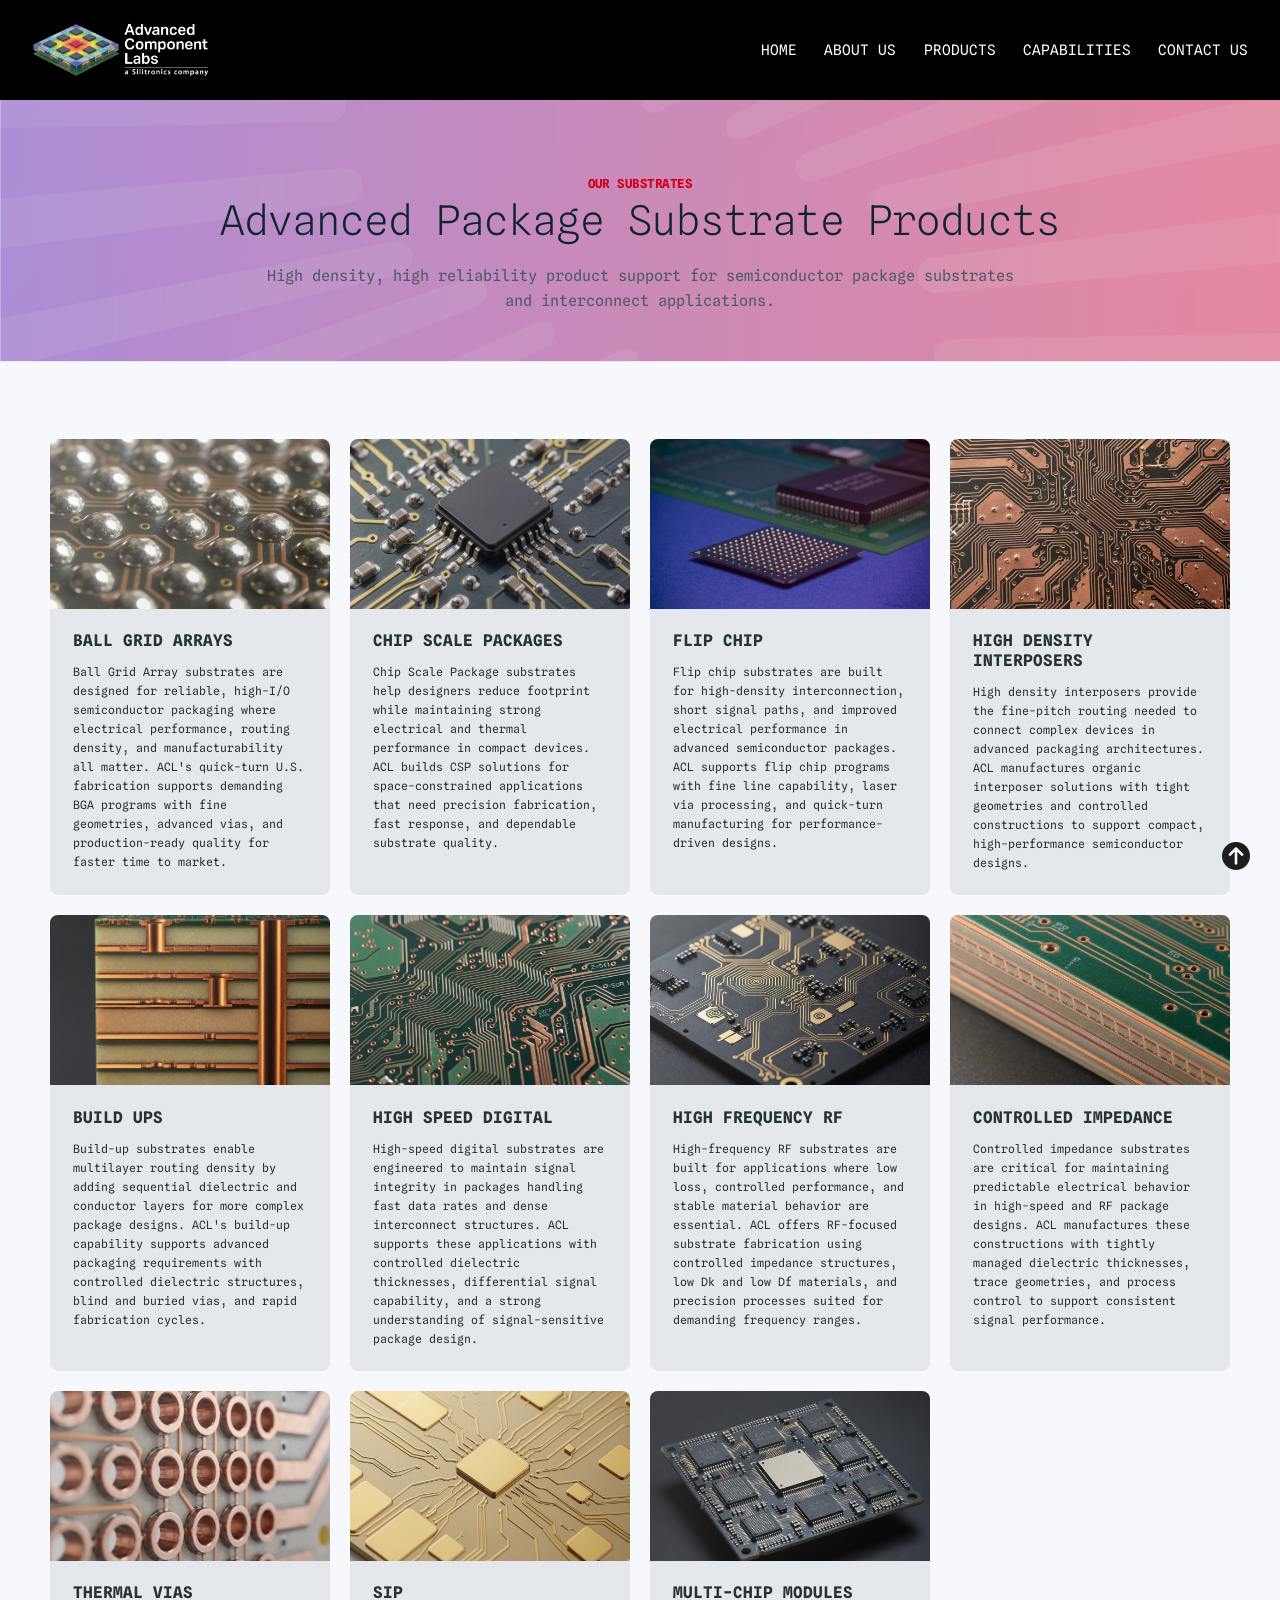
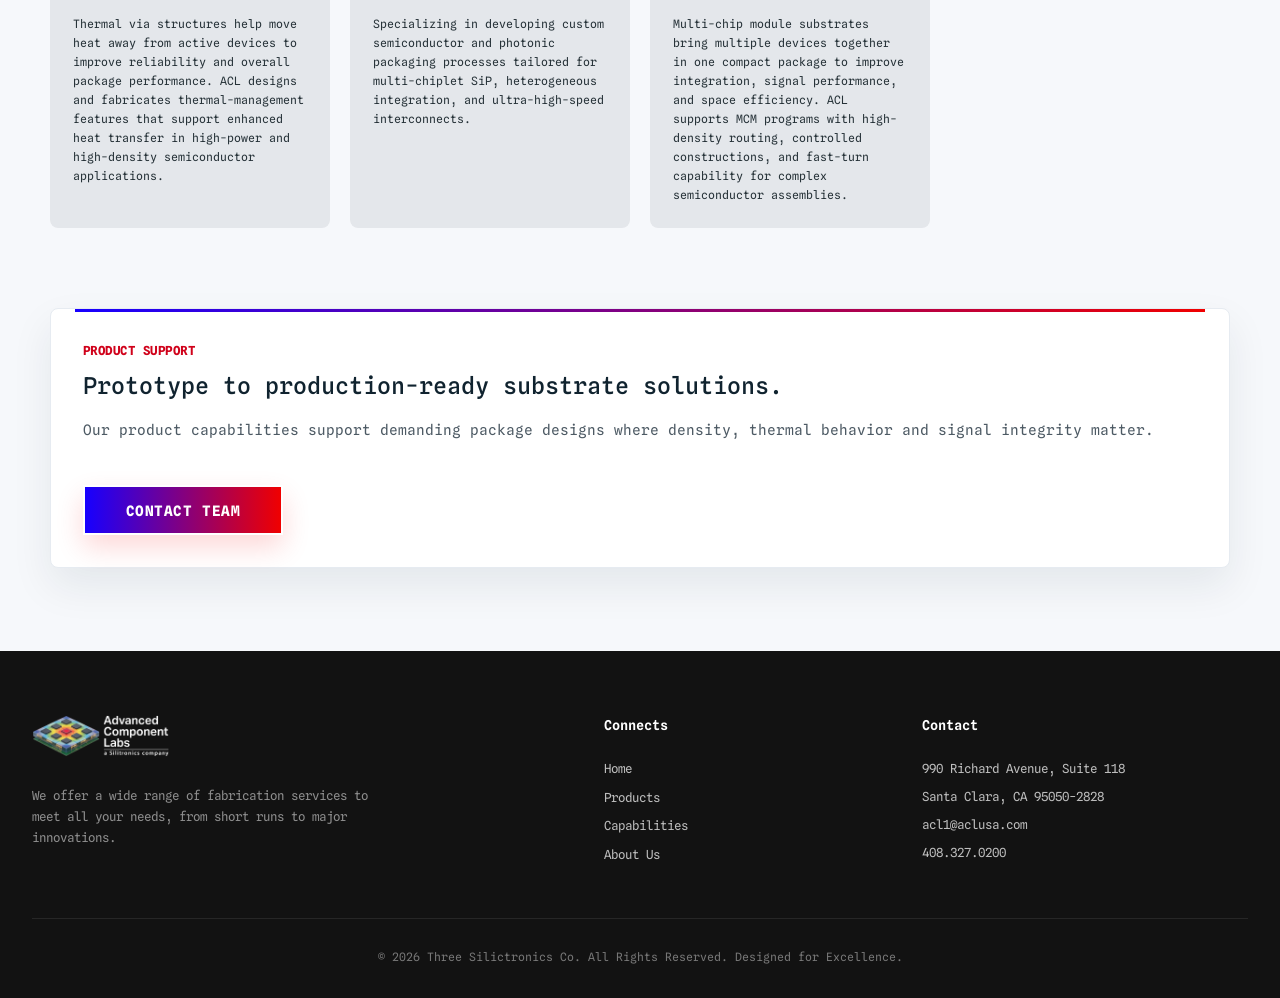
<file: products.html>
<!DOCTYPE html>
<html lang="en">

<head>
    <meta charset="UTF-8">
    <meta name="viewport" content="width=device-width, initial-scale=1.0">
    <meta name="description" content="Three Silictronics products and substrate package capabilities.">
    <title>Products | Three Silictronics</title>
    <link rel="stylesheet" href="https://cdnjs.cloudflare.com/ajax/libs/font-awesome/6.5.2/css/all.min.css">
    <link rel="stylesheet" href="assets/css/style.css">
</head>

<body>
    <header>
        <div class="container-fluid">
            <nav>
                <div class="logo">
                    <a href="index.html">
                        <img src="assets/images/acl_logo-04.png" alt="Advanced Component Labs Logo">
                    </a>
                </div>
                <button class="mobile-menu-toggle" aria-label="Toggle navigation">
                    <i class="fa-solid fa-bars"></i>
                </button>
                <ul class="nav-links">
                    <li><a href="index.html#home">HOME</a></li>
                    <li><a href="aboutus.html">ABOUT US</a></li>
                    <li><a href="products.html">PRODUCTS</a></li>
                    <li><a href="capabilities.html">CAPABILITIES</a></li>
                    <li><a href="contactus.html">CONTACT US</a></li>
                </ul>
            </nav>
        </div>
    </header>

    <main class="products-page">
        <section class="products-page-hero">
            <div class="container">
                <p class="section-kicker">Our Substrates</p>
                <h1>Advanced Package Substrate Products</h1>
                <p>High density, high reliability product support for semiconductor package substrates and interconnect
                    applications.</p>
            </div>
        </section>

        <section class="products-list-section">
            <div class="container">
                <div class="products-card-grid">
                    <article class="product-card">
                        <div class="product-card-image visual-machine"></div>
                        <div class="product-card-copy">
                            <h3>Ball Grid Arrays</h3>
                            <p>Ball Grid Array substrates are designed for reliable, high-I/O semiconductor packaging
                                where electrical performance, routing density, and manufacturability all matter. ACL's
                                quick-turn U.S. fabrication supports demanding BGA programs with fine geometries,
                                advanced vias, and production-ready quality for faster time to market.</p>
                        </div>
                    </article>
                    <article class="product-card">
                        <div class="product-card-image visual-quality"></div>
                        <div class="product-card-copy">
                            <h3>Chip Scale Packages</h3>
                            <p>Chip Scale Package substrates help designers reduce footprint while maintaining strong
                                electrical and thermal performance in compact devices. ACL builds CSP solutions for
                                space-constrained applications that need precision fabrication, fast response, and
                                dependable substrate quality.</p>
                        </div>
                    </article>
                    <article class="product-card">
                        <div class="product-card-image visual-microscope"></div>
                        <div class="product-card-copy">
                            <h3>Flip Chip</h3>
                            <p>Flip chip substrates are built for high-density interconnection, short signal paths, and
                                improved electrical performance in advanced semiconductor packages. ACL supports flip
                                chip programs with fine line capability, laser via processing, and quick-turn
                                manufacturing for performance-driven designs.</p>
                        </div>
                    </article>
                    <article class="product-card">
                        <div class="product-card-image visual-cleanroom"></div>
                        <div class="product-card-copy">
                            <h3>High Density Interposers</h3>
                            <p>High density interposers provide the fine-pitch routing needed to connect complex devices
                                in advanced packaging architectures. ACL manufactures organic interposer solutions with
                                tight geometries and controlled constructions to support compact, high-performance
                                semiconductor designs.</p>
                        </div>
                    </article>
                    <article class="product-card">
                        <div class="product-card-image visual-build-ups"></div>
                        <div class="product-card-copy">
                            <h3>Build Ups</h3>
                            <p>Build-up substrates enable multilayer routing density by adding sequential dielectric and
                                conductor layers for more complex package designs. ACL's build-up capability supports
                                advanced packaging requirements with controlled dielectric structures, blind and buried
                                vias, and rapid fabrication cycles.</p>
                        </div>
                    </article>
                    <article class="product-card">
                        <div class="product-card-image visual-high-speed-digital"></div>
                        <div class="product-card-copy">
                            <h3>High Speed Digital</h3>
                            <p>High-speed digital substrates are engineered to maintain signal integrity in packages
                                handling fast data rates and dense interconnect structures. ACL supports these
                                applications with controlled dielectric thicknesses, differential signal capability, and
                                a strong understanding of signal-sensitive package design.</p>
                        </div>
                    </article>
                    <article class="product-card">
                        <div class="product-card-image high_frequency_rf"></div>
                        <div class="product-card-copy">
                            <h3>High Frequency RF</h3>
                            <p>High-frequency RF substrates are built for applications where low loss, controlled
                                performance, and stable material behavior are essential. ACL offers RF-focused substrate
                                fabrication using controlled impedance structures, low Dk and low Df materials, and
                                precision processes suited for demanding frequency ranges.</p>
                        </div>
                    </article>
                    <article class="product-card">
                        <div class="product-card-image controlled_impedance"></div>
                        <div class="product-card-copy">
                            <h3>Controlled Impedance</h3>
                            <p>Controlled impedance substrates are critical for maintaining predictable electrical
                                behavior in high-speed and RF package designs. ACL manufactures these constructions with
                                tightly managed dielectric thicknesses, trace geometries, and process control to support
                                consistent signal performance.</p>
                        </div>
                    </article>
                    <article class="product-card">
                        <div class="product-card-image thermal_vias"></div>
                        <div class="product-card-copy">
                            <h3>Thermal Vias</h3>
                            <p>Thermal via structures help move heat away from active devices to improve reliability and
                                overall package performance. ACL designs and fabricates thermal-management features that
                                support enhanced heat transfer in high-power and high-density semiconductor
                                applications.</p>
                        </div>
                    </article>
                    <article class="product-card">
                        <div class="product-card-image sip_img"></div>
                        <div class="product-card-copy">
                            <h3>SIP</h3>
                            <p>Specializing in developing custom semiconductor and photonic packaging processes
                                tailored for multi-chiplet SiP, heterogeneous integration, and ultra-high-speed
                                interconnects.
                            </p>
                        </div>
                    </article>
                    <article class="product-card">
                        <div class="product-card-image multi_chip_module"></div>
                        <div class="product-card-copy">
                            <h3>Multi-Chip Modules</h3>
                            <p>Multi-chip module substrates bring multiple devices together in one compact package to
                                improve integration, signal performance, and space efficiency. ACL supports MCM programs
                                with high-density routing, controlled constructions, and fast-turn capability for
                                complex semiconductor assemblies.</p>
                        </div>
                    </article>
                </div>

                <aside class="products-support-card">
                    <span class="contact-card-label">Product Support</span>
                    <h2>Prototype to production-ready substrate solutions.</h2>
                    <p>Our product capabilities support demanding package designs where density, thermal behavior and
                        signal integrity matter.</p>
                    <a class="btn-gradient" href="contactus.html">Contact Team</a>
                </aside>
            </div>
        </section>
    </main>

    <footer>
        <div class="container">
            <div class="footer-content">
                <div class="footer-brand">
                    <a class="footer-logo" href="index.html">
                        <img src="assets/images/acl_logo-04.png" alt="Advanced Component Labs Logo">
                    </a>
                    <p>We offer a wide range of fabrication services to meet all your needs, from short runs to major
                        innovations.</p>

                </div>
                <div class="footer-links">
                    <h4>Connects</h4>
                    <a href="index.html#home">Home</a>
                    <a href="products.html">Products</a>
                    <a href="capabilities.html">Capabilities</a>
                    <a href="aboutus.html">About Us</a>
                </div>
                <div class="footer-contact">
                    <h4>Contact</h4>
                    <p>990 Richard Avenue, Suite 118</p>
                    <p>Santa Clara, CA 95050-2828</p>
                    <p><a href="mailto:acl1@aclusa.com">acl1@aclusa.com</a></p>
                    <p>408.327.0200</p>
                </div>
            </div>
            <div class="copyright">
                &copy; 2026 Three Silictronics Co. All Rights Reserved. Designed for Excellence.
            </div>
        </div>
    </footer>
    <a class="back-to-top" href="#top" aria-label="Back to top"><i class="fa-solid fa-circle-arrow-up"></i></a>
    <script>
        const mobileMenuToggle = document.querySelector('.mobile-menu-toggle');
        const navLinks = document.querySelector('.nav-links');
        if (mobileMenuToggle) {
            mobileMenuToggle.addEventListener('click', () => {
                navLinks.classList.toggle('active');
                const icon = mobileMenuToggle.querySelector('i');
                if (navLinks.classList.contains('active')) {
                    icon.classList.remove('fa-bars');
                    icon.classList.add('fa-xmark');
                    document.body.style.overflow = 'hidden';
                } else {
                    icon.classList.remove('fa-xmark');
                    icon.classList.add('fa-bars');
                    document.body.style.overflow = '';
                }
            });
        }
    </script>
</body>

</html>
</file>
<file: assets/css/style.css>
@import url('https://fonts.googleapis.com/css2?family=Spline+Sans+Mono:wght@300;400;500;600;700&display=swap');

:root {
    --primary-color: #662d91;
    --secondary-color: #d0021b;
    --bg-light: #f1eef6;
    --text-dark: #333333;
    --text-light: #666666;
    --white: #ffffff;
    --black: #000000;
    --font-family: 'Spline Sans Mono', sans-serif;
    --transition: all 0.3s ease;
}

* {
    margin: 0;
    padding: 0;
    box-sizing: border-box;
}

body {
    font-family: var(--font-family);
    color: var(--text-dark);
    line-height: 1.6;
    background-color: var(--white);
    overflow-x: hidden;
}

button,
input,
textarea,
select {
    font-family: var(--font-family);
}

html {
    scroll-behavior: smooth;
    overflow-x: hidden;
    max-width: 100%;
}

/* Header */
header {
    background-color: var(--black);
    position: fixed;
    width: 100%;
    height: 100px;
    top: 0;
    left: 0;
    z-index: 1000;
    display: flex;
    align-items: center;
}

.container {
    width: calc(100% - 180px);
    max-width: 1740px;
    margin: 0 auto;
    padding: 0;
}

.container-fluid {
    width: calc(100% - 180px);
    max-width: 1740px;
    margin: 0 auto;
    padding: 0;
    height: 100%;
}

@media (max-width: 1920px) {
    .container {
        max-width: 1740px;
    }
}

@media (max-width: 1600px) {
    .container {
        max-width: 1420px;
    }
}

@media (max-width: 1440px) {
    .container {
        max-width: 1260px;
    }

    .nav-links {
        gap: 1.6rem;
    }

    .nav-links a {
        font-size: 0.85rem;
    }

    .announcement-banner {
        padding-top: 0;
    }

    .header-tagline p {
        font-size: 2rem;
    }
}

@media (max-width: 1366px) {
    .container {
        max-width: 1186px;
    }
}

@media (max-width: 1280px) {

    .container,
    .container-fluid {
        width: calc(100% - 64px);
        max-width: none;
    }
}

@media (max-width: 1080px) {
    .container {
        max-width: 950px;
    }
}

nav {
    display: flex;
    justify-content: space-between;
    align-items: center;
    width: 100%;
    height: 100%;
}

.logo img {
    display: block;
    height: 54px;
    width: auto;
}

.nav-links {
    display: flex;
    gap: 1.7rem;
    list-style: none;
    align-items: center;
}

.nav-links a {
    display: inline-flex;
    align-items: center;
    text-decoration: none;
    color: var(--white);
    font-weight: 400;
    font-size: 0.9rem;
    text-transform: uppercase;
    transition: var(--transition);
    line-height: 1;
    white-space: nowrap;
}

.nav-links a:hover {
    color: #4db8ff;
}

/* Header Tagline */
.header-tagline {
    background:
        linear-gradient(135deg, rgba(77, 184, 255, 0.12), rgba(208, 2, 27, 0.08)),
        var(--white);
    border-top: 1px solid #e5eaf0;
    border-bottom: 1px solid #e5eaf0;
    color: #10232f;
    padding: 4.2rem 0 4.4rem;
    text-align: center;
}

.header-tagline p {
    max-width: 1100px;
    margin: 0 auto;
    font-size: 2.15rem;
    font-weight: 300;
    line-height: 1.35;
}

.header-tagline span {
    color: var(--primary-color);
    font-weight: 500;
}

/* About Mission */
.about-mission {
    background: var(--white);
    padding: 5rem 0;
}

.about-mission-grid {
    display: grid;
    grid-template-columns: minmax(620px, 0.95fr) minmax(360px, 1fr);
    gap: 4rem;
    align-items: center;
}

.section-kicker {
    display: inline-block;
    color: #2a786b;
    font-size: 0.78rem;
    font-weight: 700;
    letter-spacing: 0.04em;
    margin-bottom: 0.9rem;
    text-transform: uppercase;
}

.about-mission h2 {
    background: linear-gradient(90deg, #1700ff 0%, #662d91 45%, #f00000 100%);
    -webkit-background-clip: text;
    background-clip: text;
    color: transparent;
    font-size: 2.25rem;
    font-weight: 700;
    line-height: 1.25;
    max-width: 620px;
    margin-bottom: 1.6rem;
}

.about-mission h2 span {
    display: block;
    white-space: nowrap;
}

.about-mission h3 {
    color: #183f3c;
    font-size: 1.08rem;
    margin-bottom: 0.75rem;
}

.about-mission p {
    color: #66716f;
    font-size: 0.92rem;
    line-height: 1.75;
    max-width: 610px;
    margin-bottom: 0.75rem;
}

.btn-gradient {
    display: inline-flex;
    align-items: center;
    justify-content: center;
    min-width: 200px;
    min-height: 50px;
    margin-top: 1.2rem;
    border: 2px solid var(--white);
    background: linear-gradient(90deg, #1700ff 0%, #f00000 100%);
    color: var(--white);
    text-decoration: none;
    text-transform: uppercase;
    font-size: 0.9rem;
    font-weight: 700;
    letter-spacing: 0.04em;
    box-shadow: 0 12px 28px rgba(240, 0, 0, 0.16);
    transition: var(--transition);
}

.btn-gradient:hover {
    background: #ffffff;
    border: 2px solid;
    border-image: linear-gradient(90deg, #1700ff 0%, #f00000 100%) 1;
    background-image: linear-gradient(90deg, #1700ff 0%, #f00000 100%);
    -webkit-background-clip: text;
    background-clip: text;
    color: transparent;
    transform: translateY(-3px);
    box-shadow: none;
}



.about-mission-visual {
    min-height: 360px;
}

.mission-photo {
    width: 100%;
    min-height: 360px;
    border-radius: 20px;
    background:
        linear-gradient(135deg, rgba(18, 117, 108, 0.2), rgba(0, 0, 0, 0.05)),
        url('../images/lazer_drill.jpg') center/cover no-repeat;
}



/* Announcement Banner */
.announcement-banner {
    margin-top: 100px;
    height: 90vh;
    position: relative;
    overflow: hidden;
    display: flex;
    align-items: center;
    justify-content: center;
    text-align: center;
    color: var(--white);
}

.announcement-banner-img {
    position: absolute;
    inset: 0;
    width: 100%;
    height: 100%;
    object-fit: cover;
    object-position: center;
    display: block;
    z-index: 0;
}

.announcement-banner-content {
    position: relative;
    z-index: 1;
}

.announcement-banner h2 {
    font-size: 4rem;
    margin-bottom: 1rem;
    font-weight: 700;
}

.announcement-banner p {
    font-size: 2rem;
    font-weight: 300;
}

.banner-logos {
    display: flex;
    align-items: center;
    justify-content: center;
    gap: 2.5rem;
    margin-top: 3rem;
}

.banner-logos a {
    display: flex;
    align-items: center;
    justify-content: center;
    transition: transform 0.3s ease;
}

.banner-logos a:hover {
    transform: scale(1.05);
}

.banner-logos img {
    height: 55px;
    width: auto;
    max-width: 200px;
    object-fit: contain;
}

.logo-divider {
    width: 2px;
    height: 55px;
    background-color: rgba(255, 255, 255, 0.6);
}

/* Products */
.products {
    background: var(--white);
    overflow: hidden;
    padding: 9.8rem 0 5.2rem;
    position: relative;
    scroll-margin-top: 110px;
}

.products-intro {
    color: #111827;
    font-size: 0.82rem;
    line-height: 1.5;
    margin: 0 auto 1.5rem;
    max-width: 760px;
    text-align: center;
}

.products-title {
    background: linear-gradient(90deg, #1700ff 0%, #662d91 45%, #f00000 100%);
    -webkit-background-clip: text;
    background-clip: text;
    color: transparent;
    font-size: 2rem;
    font-weight: 700;
    line-height: 1;
    margin-bottom: 3.2rem;
    text-align: center;
    text-transform: uppercase;
}

.left-art-img,
.right-art-img {
    position: absolute;
    pointer-events: none;
    z-index: 0;
    overflow: hidden;
}

.left-art-img {
    left: 0;
    bottom: 0;
    max-width: 12vw;
}

.right-art-img {
    top: 0;
    right: 0;
    max-width: 12vw;
}

.left-art-img img,
.right-art-img img {
    display: block;
    max-width: 180px;
    width: 12vw;
}

.products-slider {
    margin: 0 auto;
    max-width: 1120px;
    position: relative;
    z-index: 1;
}

.products-viewport {
    background: var(--white);
    overflow: hidden;
}

.products-track {
    display: flex;
    transition: transform 0.45s ease;
}

.products-static-grid .products-track {
    display: block;
}

.products-static-grid .products-slide:nth-child(n + 2),
.products-static-grid .slider-arrow {
    display: none;
}

.products-slide {
    background: var(--white);
    display: grid;
    flex: 0 0 100%;
    grid-template-columns: repeat(4, minmax(0, 1fr));
    gap: 1rem;
}

.products-cta {
    margin-top: 2rem;
    position: relative;
    text-align: center;
    z-index: 1;
}

/* Home Capabilities Summary */
.capabilities-summary {
    background: #f6f8fb;
    padding: 4.8rem 0 5.2rem;
    text-align: center;
}

.capabilities-summary h2 {
    background: linear-gradient(90deg, #1700ff 0%, #662d91 45%, #f00000 100%);
    -webkit-background-clip: text;
    background-clip: text;
    color: transparent;
    font-size: 2.25rem;
    font-weight: 700;
    line-height: 1.2;
    margin: 0 auto 1rem;
    max-width: 900px;
}

.capabilities-summary-intro {
    color: #4d5a64;
    font-size: 0.95rem;
    line-height: 1.7;
    margin: 0 auto 2rem;
    max-width: 860px;
}

.capabilities-summary-grid {
    display: grid;
    grid-template-columns: repeat(3, minmax(0, 1fr));
    gap: 1.25rem;
    margin: 0 auto;
    max-width: 1120px;
    text-align: left;
}

.capabilities-summary-card {
    background: var(--white);
    border: 1px solid #e6ebf1;
    border-radius: 8px;
    box-shadow: 0 18px 42px rgba(16, 35, 47, 0.08);
    padding: 1.6rem;
    position: relative;
}

.capabilities-summary-card::before {
    background: linear-gradient(90deg, #1700ff, #f00000);
    content: "";
    height: 3px;
    left: 1.6rem;
    position: absolute;
    right: 1.6rem;
    top: 0;
}

.capabilities-summary-card h3 {
    color: #10232f;
    font-size: 1.08rem;
    line-height: 1.3;
    margin-bottom: 0.7rem;
    text-transform: uppercase;
}

.capabilities-summary-card p {
    color: #4d5a64;
    font-size: 0.86rem;
    line-height: 1.6;
    margin: 0;
}

.capabilities-summary-cta {
    margin-top: 2rem;
}

.product-card {
    background: var(--white);
    border-radius: 8px;
    color: #263238;
    cursor: pointer;
    display: flex;
    flex-direction: column;
    min-width: 0;
    overflow: hidden;
    transition: var(--transition);
}

.product-card-copy {
    background: #f4f5f7;
    display: flex;
    flex-direction: column;
    flex: 1;
    justify-content: flex-start;
    min-height: 184px;
    padding: 1.4rem 1.45rem;
    transition: var(--transition);
}

.product-card h3 {
    color: inherit;
    font-size: 1rem;
    font-weight: 700;
    line-height: 1.24;
    margin-bottom: 0.75rem;
    text-transform: uppercase;
}

.product-card p {
    color: inherit;
    font-size: 0.72rem;
    line-height: 1.65;
    margin: 0;
}

.product-card a {
    color: inherit;
    display: inline-flex;
    font-size: 0.7rem;
    font-weight: 700;
    height: 1rem;
    margin-top: 1rem;
    opacity: 0;
    pointer-events: none;
    text-decoration: none;
    text-transform: uppercase;
    visibility: hidden;
}

.product-card a::after {
    content: "›";
    margin-left: 0.35rem;
}

.product-card:hover .product-card-copy {
    background: #d0023b;
    color: var(--white);
}

.product-card:hover a {
    opacity: 1;
    pointer-events: auto;
    visibility: visible;
}

.product-card-image {
    background-color: #f4f5f7;
    flex: 0 0 170px;
    background-position: center;
    background-size: cover;
    position: relative;
}

.product-card-image::after {
    content: "";
    inset: 0;
    opacity: 0;
    position: absolute;
    transition: var(--transition);
}

.product-card:hover .product-card-image::after {
    background: linear-gradient(135deg, rgba(0, 67, 255, 0.34), rgba(0, 180, 255, 0.14));
    opacity: 1;
}

.visual-machine {
    background:
        linear-gradient(135deg, rgba(255, 255, 255, 0.34), rgba(0, 0, 0, 0.08)),
        url('../images/products/ball_grid_array.jpg') center / cover no-repeat;
}

.visual-quality {
    background:
        linear-gradient(135deg, rgba(255, 255, 255, 0.08), rgba(17, 0, 60, 0.14)),
        url('../images/products/chip_scale_package.jpg') center / cover no-repeat;
}

.visual-microscope {
    background:
        linear-gradient(135deg, rgba(0, 0, 0, 0.24), rgba(208, 2, 59, 0.2)),
        url('../images/products/card_four.jpg') center / cover no-repeat;
}

.visual-cleanroom {
    background:
        linear-gradient(135deg, rgba(255, 255, 255, 0.18), rgba(0, 0, 0, 0.12)),
        url('../images/products/high_density_interposer.jpg') center / cover no-repeat;
}

.visual-build-ups {
    background:
        linear-gradient(135deg, rgba(255, 255, 255, 0.18), rgba(0, 0, 0, 0.12)),
        url('../images/products/build_up_substrate.jpg') center / cover no-repeat;
}

.visual-high-speed-digital {
    background:
        linear-gradient(135deg, rgba(255, 255, 255, 0.18), rgba(0, 0, 0, 0.12)),
        url('../images/products/high_speed_digital.jpg') center / cover no-repeat;
}

.high_frequency_rf {
    background:
        linear-gradient(135deg, rgba(255, 255, 255, 0.18), rgba(0, 0, 0, 0.12)),
        url('../images/products/high_frequency_rf.jpg') center / cover no-repeat;
}

.controlled_impedance {
    background:
        linear-gradient(135deg, rgba(255, 255, 255, 0.18), rgba(0, 0, 0, 0.12)),
        url('../images/products/controlled_impedance.jpg') center / cover no-repeat;
}

.thermal_vias {
    background:
        linear-gradient(135deg, rgba(255, 255, 255, 0.18), rgba(0, 0, 0, 0.12)),
        url('../images/products/thermal_vias.jpg') center / cover no-repeat;
}

.sip_img {
    background:
        linear-gradient(135deg, rgba(255, 255, 255, 0.18), rgba(0, 0, 0, 0.12)),
        url('../images/products/sip.jpg') center / cover no-repeat;
}

.multi_chip_module {
    background:
        linear-gradient(135deg, rgba(255, 255, 255, 0.18), rgba(0, 0, 0, 0.12)),
        url('../images/products/multi_chip_module.jpg') center / cover no-repeat;
}

.visual-high-speed-digital .slider-arrow {
    align-items: center;
    background: var(--white);
    border: 0;
    border-radius: 50%;
    box-shadow: 0 16px 36px rgba(0, 0, 0, 0.14);
    color: #0d66c2;
    cursor: pointer;
    display: inline-flex;
    font-size: 2rem;
    height: 42px;
    justify-content: center;
    line-height: 1;
    position: absolute;
    top: 50%;
    transform: translateY(-50%);
    transition: var(--transition);
    width: 42px;
    z-index: 2;
}

.slider-arrow:hover {
    background: #0d66c2;
    color: var(--white);
}

.slider-arrow-left {
    left: -58px;
}

.slider-arrow-right {
    right: -58px;
}

/* Capabilities Page */
.capabilities-page {
    background: #f6f8fb;
    color: #10232f;
    min-height: 100vh;
    padding-top: 100px;
}

.capabilities-hero {
    background:
        linear-gradient(135deg, rgba(245, 248, 255, 0.55), rgba(255, 245, 245, 0.55)),
        url('../images/banner_bg.png') center/cover no-repeat;
    border-bottom: 1px solid #e5eaf0;
    padding: 4.4rem 0 3rem;
    text-align: center;
}

.capabilities-hero h1 {
    color: #10232f;
    font-size: 2.55rem;
    font-weight: 300;
    line-height: 1.25;
    margin: 0 auto;
    max-width: 900px;
}

.capabilities-content {
    padding: 4.2rem 0 5rem;
}

.capabilities-grid {
    display: grid;
    grid-template-columns: repeat(3, minmax(0, 1fr));
    gap: 1.4rem;
    max-width: 1240px;
    margin: 0 auto;
}

.capabilities-column {
    display: contents;
}

.capability-group {
    background: var(--white);
    border: 1px solid #e6ebf1;
    border-radius: 8px;
    box-shadow: 0 18px 42px rgba(16, 35, 47, 0.08);
    margin-bottom: 0;
    min-height: 100%;
    padding: 1.6rem 1.5rem 1.7rem;
    position: relative;
}

.capability-group::before {
    background: linear-gradient(90deg, #1700ff, #f00000);
    content: "";
    height: 3px;
    left: 1.5rem;
    position: absolute;
    right: 1.5rem;
    top: 0;
}

.capability-group h2 {
    color: #10232f;
    font-size: 1.1rem;
    font-weight: 700;
    line-height: 1.2;
    margin-bottom: 0.9rem;
    text-transform: uppercase;
}

.capability-group ul {
    list-style: none;
    margin: 0;
}

.capability-group li {
    color: #4d5a64;
    font-size: 0.82rem;
    font-weight: 500;
    line-height: 1.48;
    margin-bottom: 0.45rem;
    padding-left: 1.05rem;
    position: relative;
}

.capability-group li::before {
    background: #4db8ff;
    border-radius: 50%;
    content: "";
    height: 5px;
    left: 0;
    position: absolute;
    top: 0.55em;
    width: 5px;
}

.capability-group a {
    color: var(--primary-color);
    text-decoration: underline;
}

/* Contact Page */
.contact-page {
    background: #f6f8fb;
    color: #10232f;
    min-height: 100vh;
    padding-top: 100px;
}

.contact-hero {
    background:
        linear-gradient(135deg, rgba(245, 248, 255, 0.55), rgba(255, 245, 245, 0.55)),
        url('../images/banner_bg.png') center/cover no-repeat;
    border-bottom: 1px solid #e5eaf0;
    padding: 4.4rem 0 3rem;
    text-align: center;
}

/* removed color override for contact-hero section-kicker to keep default green */

.contact-hero h1 {
    color: #10232f;
    font-size: 2.55rem;
    font-weight: 300;
    line-height: 1.25;
    margin: 0 auto 1rem;
}

.contact-hero p {
    color: #4d5a64;
    font-size: 0.95rem;
    line-height: 1.6;
    margin: 0 auto;
    max-width: 700px;
}

.contact-directory {
    padding: 4.6rem 0 5.2rem;
}

.contact-directory-grid {
    display: grid;
    grid-template-columns: repeat(3, minmax(0, 1fr));
    gap: 1.25rem;
    max-width: 1180px;
    margin: 0 auto;
}

.contact-card {
    background:
        linear-gradient(145deg, rgba(77, 184, 255, 0.06), transparent 42%),
        var(--white);
    border: 1px solid #e6ebf1;
    border-radius: 8px;
    box-shadow: 0 18px 42px rgba(16, 35, 47, 0.08);
    display: flex;
    gap: 1.05rem;
    min-height: 190px;
    overflow: hidden;
    padding: 1.55rem;
    position: relative;
    transition: var(--transition);
}

.contact-card::before {
    background: linear-gradient(90deg, #1700ff, #f00000);
    content: "";
    height: 3px;
    left: 1.55rem;
    position: absolute;
    right: 1.55rem;
    top: 0;
}

.contact-card::after {
    background: rgba(208, 2, 27, 0.08);
    border-radius: 50%;
    content: "";
    height: 120px;
    position: absolute;
    right: -56px;
    top: -56px;
    width: 120px;
}

.contact-card:hover {
    border-color: rgba(77, 184, 255, 0.45);
    box-shadow: 0 22px 52px rgba(16, 35, 47, 0.12);
    transform: translateY(-4px);
}

.contact-card-wide {
    grid-column: span 2;
}

.contact-card-icon {
    align-items: center;
    background: linear-gradient(135deg, #1700ff, #f00000);
    border-radius: 8px;
    color: var(--white);
    display: inline-flex;
    flex: 0 0 46px;
    font-size: 1.05rem;
    font-weight: 700;
    height: 46px;
    justify-content: center;
    line-height: 1;
    margin-top: 0.1rem;
    position: relative;
    z-index: 1;
}

.contact-card-label {
    color: var(--secondary-color);
    display: block;
    font-size: 0.78rem;
    font-weight: 700;
    letter-spacing: 0.04em;
    margin-bottom: 0.65rem;
    position: relative;
    text-transform: uppercase;
    z-index: 1;
}

.contact-card h2 {
    color: #10232f;
    font-size: 1.15rem;
    font-weight: 700;
    line-height: 1.25;
    margin-bottom: 0.55rem;
    position: relative;
    z-index: 1;
}

.contact-card p {
    color: #4d5a64;
    font-size: 0.88rem;
    font-weight: 500;
    line-height: 1.55;
    margin: 0 0 0.25rem;
    overflow-wrap: anywhere;
    position: relative;
    z-index: 1;
}

.contact-card a {
    color: var(--primary-color);
    text-decoration: underline;
}

/* About Page */
.about-page {
    background: #f6f8fb;
    color: #10232f;
    min-height: 100vh;
    padding-top: 100px;
}

.about-page-hero {
    background:
        linear-gradient(135deg, rgba(245, 248, 255, 0.55), rgba(255, 245, 245, 0.55)),
        url('../images/banner_bg.png') center/cover no-repeat;
    border-bottom: 1px solid #e5eaf0;
    padding: 4.4rem 0 3rem;
    text-align: center;
}

.about-page-hero h1 {
    color: #10232f;
    font-size: 2.55rem;
    font-weight: 300;
    line-height: 1.25;
    margin: 0 auto;
    max-width: 980px;
}

.about-story {
    padding: 4.8rem 0 5.2rem;
}

.about-story-grid {
    display: grid;
    grid-template-columns: minmax(0, 1.35fr) minmax(320px, 0.65fr);
    gap: 2rem;
    max-width: 1180px;
    margin: 0 auto;
    align-items: start;
}

.about-story-content {
    background: var(--white);
    border: 1px solid #e6ebf1;
    border-radius: 8px;
    box-shadow: 0 18px 42px rgba(16, 35, 47, 0.08);
    padding: 2.2rem;
    position: relative;
}

.about-story-content::before {
    background: linear-gradient(90deg, #1700ff, #f00000);
    content: "";
    height: 3px;
    left: 2.2rem;
    position: absolute;
    right: 2.2rem;
    top: 0;
}

.about-story-content p {
    color: #31414a;
    font-size: 1rem;
    font-weight: 400;
    line-height: 1.55;
    margin-bottom: 1.35rem;
}

.about-story-content p:last-child {
    margin-bottom: 0;
}

.about-highlight {
    background: #050505;
    border-left: 4px solid #ffff00;
    color: #ffff00 !important;
    padding: 1rem 1.1rem;
}

.about-story-media {
    display: grid;
    gap: 1.5rem;
}

.about-media-card {
    background: var(--white);
    border: 1px solid #e6ebf1;
    border-radius: 8px;
    overflow: hidden;
    padding: 0.6rem;
}

.about-media-card img {
    aspect-ratio: 1.4;
    border-radius: 6px;
    display: block;
    object-fit: cover;
    width: 100%;
}

/* Products Page */
.products-page {
    background: #f6f8fb;
    color: #10232f;
    min-height: 100vh;
    padding-top: 100px;
}

.products-page-hero {
    background:
        linear-gradient(135deg, rgba(245, 248, 255, 0.55), rgba(255, 245, 245, 0.55)),
        url('../images/banner_bg.png') center/cover no-repeat;
    border-bottom: 1px solid #e5eaf0;
    padding: 4.4rem 0 3rem;
    text-align: center;
}

.capabilities-hero .section-kicker,
.contact-hero .section-kicker,
.about-page-hero .section-kicker,
.products-page-hero .section-kicker {
    color: var(--secondary-color);
    font-size: 0.78rem;
    letter-spacing: 0.04em;
    font-weight: 700;
}

.products-page-hero h1 {
    color: #10232f;
    font-size: 2.55rem;
    font-weight: 300;
    line-height: 1.25;
    margin: 0 auto 1rem;
}

.products-page-hero p {
    color: #4d5a64;
    font-size: 0.95rem;
    line-height: 1.65;
    margin: 0 auto;
    max-width: 760px;
}

.products-list-section {
    padding: 4.8rem 0 5.2rem;
}

.products-card-grid {
    display: grid;
    grid-template-columns: repeat(4, minmax(0, 1fr));
    gap: 1.25rem;
    max-width: 1180px;
    margin: 0 auto;
}

.product-list-card {
    --product-image-bg: url('../images/card_one.jpg') center/cover no-repeat;
    background: var(--white);
    border: 1px solid #e6ebf1;
    border-radius: 8px;
    box-shadow: 0 18px 42px rgba(16, 35, 47, 0.08);
    color: #10232f;
    display: flex;
    flex-direction: column;
    min-height: 360px;
    overflow: hidden;
    padding: 0;
    position: relative;
    transition: var(--transition);
}

.product-list-card::before {
    background:
        linear-gradient(135deg, rgba(23, 0, 255, 0.16), rgba(240, 0, 0, 0.08)),
        var(--product-image-bg);
    content: "";
    display: block;
    min-height: 190px;
    transition: var(--transition);
}

.product-list-card::after {
    content: none;
}

.product-list-card h2 {
    color: #10232f;
    font-size: 1.2rem;
    font-weight: 700;
    line-height: 1.18;
    margin: 1.25rem 1.25rem 0.85rem;
    min-height: 2.8em;
    position: relative;
    z-index: 1;
}

.product-card-arrow {
    display: none;
}

.product-card-action {
    align-items: center;
    background: linear-gradient(90deg, #1700ff, #f00000);
    border: 2px solid var(--white);
    border-radius: 0;
    color: var(--white);
    display: inline-flex;
    font-size: 0.86rem;
    font-weight: 700;
    justify-content: center;
    margin: auto 1.25rem 1.25rem;
    min-height: 46px;
    position: relative;
    text-decoration: none;
    text-transform: uppercase;
    transition: var(--transition);
    z-index: 1;
}

.product-list-card:hover {
    transform: translateY(-5px);
    box-shadow: 0 26px 56px rgba(16, 35, 47, 0.2);
}

.product-list-card:hover::before {
    filter: saturate(1.12) contrast(1.05);
    transform: scale(1.03);
}

.product-list-card:hover .product-card-action {
    background: linear-gradient(90deg, #1700ff, #f00000);
    color: var(--white);
}

.product-bg-two {
    --product-image-bg: url('../images/card_two.jpg') 65% 35% / cover no-repeat;
}

.product-bg-three {
    --product-image-bg: url('../images/card_three.jpg') 28% 60% / cover no-repeat;
}

.product-bg-four {
    --product-image-bg: url('../images/card_four.jpg') 82% 45% / cover no-repeat;
}

.products-support-card {
    background: var(--white);
    border: 1px solid #e6ebf1;
    border-radius: 8px;
    box-shadow: 0 18px 42px rgba(16, 35, 47, 0.08);
    margin: 5rem auto 0;
    max-width: 1180px;
    padding: 2rem;
    position: relative;
}

.products-page .product-card-copy {
    background: #e4e7eb;
}

.products-support-card::before {
    background: linear-gradient(90deg, #1700ff, #f00000);
    content: "";
    height: 3px;
    left: 1.5rem;
    position: absolute;
    right: 1.5rem;
    top: 0;
}

.products-support-card .contact-card-label {
    color: var(--secondary-color);
}

.products-support-card h2 {
    color: #10232f;
    font-size: 1.45rem;
    font-weight: 500;
    line-height: 1.32;
    margin-bottom: 1rem;
}

.products-support-card p {
    color: #4d5a64;
    font-size: 0.9rem;
    line-height: 1.7;
    margin-bottom: 1.5rem;
}

/* Footer */
footer {
    background-color: #121212;
    color: var(--white);
    padding: 4rem 0 2rem;
}

.footer-content {
    display: grid;
    grid-template-columns: minmax(0, 1.4fr) minmax(180px, 0.7fr) minmax(240px, 0.9fr);
    gap: 4rem;
    align-items: start;
}

.footer-brand p {
    color: #8d8d8d;
    font-size: 0.78rem;
    line-height: 1.7;
    margin: 1.25rem 0 1.35rem;
    max-width: 360px;
}

.footer-logo {
    display: inline-flex;
    text-decoration: none;
}

.footer-logo img {
    display: block;
    height: 42px;
    width: auto;
}

.footer-socials {
    display: flex;
    gap: 0.7rem;
}

.footer-socials a {
    align-items: center;
    background: var(--white);
    border-radius: 50%;
    color: #121212;
    display: inline-flex;
    font-size: 0.78rem;
    height: 26px;
    justify-content: center;
    text-decoration: none;
    transition: var(--transition);
    width: 26px;
}

.footer-socials a:hover {
    background: var(--secondary-color);
    color: var(--white);
    transform: translateY(-2px);
}

.footer-links,
.footer-contact {
    display: flex;
    flex-direction: column;
    gap: 0.55rem;
}

.footer-links h4,
.footer-contact h4 {
    color: var(--white);
    font-size: 0.85rem;
    font-weight: 600;
    margin-bottom: 0.8rem;
}

.footer-links a,
.footer-contact a {
    color: #bdbdbd;
    font-size: 0.78rem;
    text-decoration: none;
    transition: var(--transition);
}

.footer-links a:hover,
.footer-contact a:hover {
    color: var(--white);
}

.footer-contact p {
    color: #bdbdbd;
    font-size: 0.78rem;
    line-height: 1.55;
    margin: 0;
}

.copyright {
    text-align: center;
    padding-top: 1.8rem;
    border-top: 1px solid #262626;
    margin-top: 3rem;
    color: #777;
    font-size: 0.72rem;
}

.back-to-top {
    align-items: center;
    background: transparent;
    border: 0;
    bottom: 28px;
    display: inline-flex;
    height: 32px;
    justify-content: center;
    position: fixed;
    right: 28px;
    transition: var(--transition);
    text-decoration: none;
    width: 32px;
    z-index: 1100;
}

.back-to-top i {
    color: #1d1d1d;
    font-size: 28px;
    line-height: 1;
}

.back-to-top:hover {
    transform: translateY(-3px);
}

.back-to-top:hover i {
    color: var(--secondary-color);
}

/* Home Page Contact Us Section */
.contactus {
    background: #ffffff;
    padding: 9.5rem 0 7rem;
    position: relative;
    overflow: hidden;
    text-align: center;
    scroll-margin-top: 100px;
}

.contactus .container {
    position: relative;
    z-index: 1;
}

.contact-flex {
    display: flex;
    align-items: flex-start;
    gap: 5rem;
    text-align: left;
}

.contact-header {
    flex: 0 0 35%;
}

.contact-form-wrapper {
    flex: 1;
    display: flex;
    justify-content: flex-start;
}

.contact-title {
    background: linear-gradient(90deg, #1700ff 0%, #662d91 45%, #f00000 100%);
    -webkit-background-clip: text;
    background-clip: text;
    color: transparent;
    font-size: 2.25rem;
    font-weight: 700;
    margin-top: 0;
    text-align: left;
    line-height: 1.2;
}

.contact-description {
    color: #4d5a64;
    font-size: 1.05rem;
    font-weight: 400;
    margin-top: 1.2rem;
    text-transform: none;
    text-align: left;
    line-height: 1.6;
}

.contact-form {
    width: 100%;
    max-width: 550px;
    display: flex;
    flex-direction: column;
    gap: 1.2rem;
}

.form-group {
    display: flex;
    flex-direction: column;
    text-align: left;
}

.form-group input,
.form-group textarea {
    background: #f5f7fa;
    border: 1px solid #e1e6f0;
    border-radius: 4px;
    padding: 0.75rem 1rem;
    font-family: var(--font-family);
    font-size: 0.88rem;
    width: 100%;
    transition: var(--transition);
    box-shadow: none;
}

.form-group input:focus,
.form-group textarea:focus {
    outline: none;
    border-color: #662d91;
    box-shadow: none;
}

.form-group textarea {
    height: 100%;
    min-height: 140px;
    resize: none;
}

.form-cta {
    margin-top: 2rem;
    text-align: left;
}

.contactus .btn-gradient {
    min-width: 260px;
}

@media (max-width: 1200px) {
    .contact-flex {
        gap: 3rem;
    }

    .contact-title {
        font-size: 1.8rem;
    }
}

@media (max-width: 991px) {
    .contact-flex {
        flex-direction: column;
        text-align: center;
        gap: 3.5rem;
    }

    .contact-header {
        flex: 0 0 100%;
    }

    .contact-title {
        text-align: center;
        margin-bottom: 0;
    }

    .form-group textarea {
        min-height: 150px;
    }

    .form-cta {
        text-align: center;
    }
}

/* Responsive */
@media (max-width: 1024px) {
    header {
        height: 88px;
    }

    .logo img {
        height: 42px;
    }

    .nav-links {
        gap: 1rem;
    }

    .nav-links a {
        font-size: 0.74rem;
    }

    .header-tagline {
        padding: 3rem 0;
    }

    .header-tagline p {
        font-size: 1.55rem;
    }

    .about-mission {
        padding: 4rem 0;
    }

    .about-mission-grid {
        grid-template-columns: 1fr;
        gap: 2.5rem;
    }

    .about-mission h2 {
        font-size: 2.15rem;
    }

    .announcement-banner {
        margin-top: 88px;
        padding-top: 0;
    }

    .capabilities-page {
        padding-top: 88px;
    }

    .contact-page {
        padding-top: 88px;
    }

    .about-page {
        padding-top: 88px;
    }

    .products-page {
        padding-top: 88px;
    }

    .capabilities-grid {
        grid-template-columns: repeat(2, minmax(0, 1fr));
        gap: 1rem;
    }

    .contact-directory-grid {
        grid-template-columns: repeat(2, minmax(0, 1fr));
        gap: 1rem;
    }

    .capabilities-hero h1 {
        font-size: 2.1rem;
    }

    .contact-hero h1 {
        font-size: 2.1rem;
    }

    .about-page-hero h1 {
        font-size: 2.1rem;
    }

    .products-page-hero h1 {
        font-size: 2.1rem;
    }

    .about-story-grid {
        grid-template-columns: 1fr;
    }
}

@media (max-width: 1080px) {
    .about-mission-grid {
        grid-template-columns: 1fr;
        gap: 2.5rem;
    }

    .about-mission h2 {
        max-width: none;
    }

    .products-slider {
        max-width: 860px;
    }

    .products-slide {
        grid-template-columns: repeat(2, minmax(0, 1fr));
    }

    .capabilities-summary-grid {
        grid-template-columns: 1fr;
    }

    .products-card-grid {
        grid-template-columns: repeat(2, minmax(0, 1fr));
    }

    .products-support-card {
        position: relative;
    }

    .slider-arrow-left {
        left: 12px;
    }

    .slider-arrow-right {
        right: 12px;
    }
}

@media (max-width: 768px) {

    .nav-links {
        display: none;
    }

    .container,
    .container-fluid {
        width: calc(100% - 32px);
    }

    .header-tagline {
        padding: 2.4rem 0;
    }

    .header-tagline p {
        font-size: 1.12rem;
        line-height: 1.38;
    }

    /* Contact Us — center on mobile */
    .contact-flex {
        flex-direction: column;
        align-items: center;
        text-align: center;
        gap: 2rem;
    }

    .contact-header {
        flex: 0 0 100%;
        width: 100%;
    }

    .contact-title {
        text-align: center;
    }

    .contact-description {
        text-align: center;
    }

    .contact-form-wrapper {
        width: 100%;
        justify-content: center;
    }

    .contact-form {
        max-width: 100%;
    }

    .form-group {
        text-align: left;
    }

    .form-cta {
        text-align: center;
    }

    .about-mission {
        padding: 3rem 0;
    }

    .about-mission h2 {
        font-size: 1.7rem;
    }

    .about-mission-visual,
    .mission-photo {
        min-height: 240px;
    }

    .products {
        padding: 3.4rem 0;
    }

    .capabilities-summary {
        padding: 3.4rem 0;
    }

    .products-intro {
        font-size: 0.72rem;
    }

    .products-title {
        font-size: 1.5rem;
    }

    .capabilities-summary h2 {
        font-size: 1.55rem;
    }

    .capabilities-hero {
        padding: 3rem 0 2rem;
    }

    .contact-hero {
        padding: 3rem 0 2rem;
    }

    .about-page-hero {
        padding: 3rem 0 2rem;
    }

    .products-page-hero {
        padding: 3rem 0 2rem;
    }

    .capabilities-hero h1 {
        font-size: 1.65rem;
    }

    .contact-hero h1 {
        font-size: 1.65rem;
    }

    .about-page-hero h1 {
        font-size: 1.65rem;
    }

    .products-page-hero h1 {
        font-size: 1.65rem;
    }

    .capabilities-grid {
        grid-template-columns: 1fr;
        gap: 1rem;
    }

    .contact-directory-grid {
        grid-template-columns: 1fr;
        gap: 1rem;
    }

    .contact-card-wide {
        grid-column: span 1;
    }

    .capabilities-content {
        padding: 2.5rem 0 3.5rem;
    }

    .contact-directory {
        padding: 2.5rem 0 3.5rem;
    }

    .about-story {
        padding: 3rem 0 3.5rem;
    }

    .about-story-content {
        padding: 1.45rem;
    }

    .about-story-content::before {
        left: 1.45rem;
        right: 1.45rem;
    }

    .about-story-content p {
        font-size: 0.88rem;
    }

    .products-list-section {
        padding: 3rem 0 3.5rem;
    }

    .products-card-grid {
        grid-template-columns: 1fr;
    }

    .product-list-card {
        aspect-ratio: 0.9;
        min-height: 260px;
    }

    .capability-group h2 {
        font-size: 1.12rem;
    }

    .capability-group li {
        font-size: 0.78rem;
    }

    .products-slide {
        grid-template-columns: 1fr;
    }

    .product-card-image {
        flex-basis: 190px;
    }

    .product-card-copy {
        min-height: 170px;
        padding: 1.25rem;
    }

    .hero h1 {
        font-size: 2.2rem;
    }

    .announcement-banner {
        height: 60vh;
    }

    .announcement-banner h2 {
        font-size: 2.5rem;
    }

    .announcement-banner p {
        font-size: 1.2rem;
    }


    .footer-content {
        grid-template-columns: 1fr;
        gap: 2rem;
        text-align: left;
    }

    .footer-brand p {
        max-width: none;
    }
}

/* Highlights Section */
.highlights {
    padding: 5rem 0;
    background: #fcfaff;
}

.highlights-grid {
    display: grid;
    grid-template-columns: repeat(3, 1fr);
    gap: 2rem;
}

.highlight-card {
    background: #eaddff;
    clip-path: polygon(15px 0,
            100% 0,
            100% calc(100% - 40px),
            calc(100% - 40px) 100%,
            0 100%,
            0 15px);
    padding: 2.5rem 2rem;
    display: flex;
    align-items: flex-start;
    gap: 1.5rem;
    transition: all 0.3s ease;
    border: none;
    box-shadow: none;
    position: relative;
}

.highlight-card:nth-child(2)::before {
    content: "";
    position: absolute;
    top: 0;
    left: 0;
    width: 100%;
    height: 100%;
    background-image: url("data:image/svg+xml,%3Csvg viewBox='0 0 200 200' xmlns='http://www.w3.org/2000/svg'%3E%3Cfilter id='noiseFilter'%3E%3CfeTurbulence type='fractalNoise' baseFrequency='0.65' numOctaves='3' stitchTiles='stitch'/%3E%3C/filter%3E%3Crect width='100%25' height='100%25' filter='url(%23noiseFilter)'/%3E%3C/svg%3E");
    opacity: 0.12;
    pointer-events: none;
    mix-blend-mode: multiply;
}

.highlight-card:hover {
    transform: translateY(-5px);
    box-shadow: none;
}

.highlight-icon {
    flex: 0 0 60px;
    height: 60px;
    background: transparent;
    display: flex;
    align-items: center;
    justify-content: center;
    font-size: 2.5rem;
    color: #10232f;
}

.highlight-card:hover .highlight-icon {
    transform: none;
    background: transparent;
    color: #000000;
}

.highlight-info {
    flex: 1;
}

.highlight-info h3 {
    font-size: 1.25rem;
    font-weight: 800;
    color: #10232f;
    line-height: 1.3;
    margin: 0;
    text-align: left;
    font-family: var(--font-family);
}

@media (max-width: 1100px) {
    .highlight-card {
        padding: 2rem 1.5rem;
    }

    .highlight-icon {
        flex: 0 0 50px;
        font-size: 2rem;
    }
}

@media (max-width: 991px) {
    .highlights-grid {
        grid-template-columns: 1fr;
        max-width: 600px;
        margin: 0 auto;
    }

    .about-mission-grid {
        grid-template-columns: 1fr;
        gap: 2.5rem;
    }

    .about-mission h2 {
        font-size: 1.8rem;
    }

    .about-mission h2 span {
        display: inline;
        white-space: normal;
    }

    .about-mission-visual,
    .mission-photo {
        min-height: 280px;
    }
}

/* Responsive Navigation Styles */
.mobile-menu-toggle {
    display: none;
    background: none;
    border: none;
    color: var(--white);
    font-size: 1.8rem;
    cursor: pointer;
    z-index: 1001;
}

@media (max-width: 768px) {
    .mobile-menu-toggle {
        display: block;
    }

    .nav-links {
        position: absolute;
        top: 100%;
        left: 0;
        width: 100%;
        background-color: var(--black);
        flex-direction: column;
        align-items: center;
        padding: 2rem 0;
        gap: 2rem;
        box-shadow: 0 10px 15px rgba(0, 0, 0, 0.5);
    }

    .nav-links.active {
        display: flex !important;
    }
}

/* ===========================
   PAGE HERO BANNER
   =========================== */
.page-hero-banner {
    position: relative;
    width: 100%;
    height: 480px;
    margin-top: 100px;
    /* header height */
    overflow: hidden;
}

.hero-banner-img {
    width: 100%;
    height: 100%;
    object-fit: cover;
    object-position: center;
    display: block;
}

/* Dark overlay on top of image */
.hero-banner-overlay {
    position: absolute;
    inset: 0;
    background: linear-gradient(135deg,
            rgba(102, 45, 145, 0.65) 0%,
            rgba(0, 0, 0, 0.55) 100%);
    display: flex;
    align-items: center;
}

.hero-banner-title {
    font-size: 3rem;
    font-weight: 700;
    color: var(--white);
    margin-bottom: 0.75rem;
    line-height: 1.2;
    text-shadow: 0 2px 12px rgba(0, 0, 0, 0.4);
}

.hero-banner-subtitle {
    font-size: 1.1rem;
    font-weight: 300;
    color: rgba(255, 255, 255, 0.88);
    text-shadow: 0 1px 6px rgba(0, 0, 0, 0.35);
    max-width: 600px;
}

/* Responsive */
@media (max-width: 1080px) {
    .page-hero-banner {
        height: 380px;
    }

    .hero-banner-title {
        font-size: 2.4rem;
    }
}

@media (max-width: 768px) {
    .page-hero-banner {
        height: 280px;
    }

    .hero-banner-title {
        font-size: 1.8rem;
    }

    .hero-banner-subtitle {
        font-size: 0.95rem;
    }
}

@media (max-width: 480px) {
    .page-hero-banner {
        height: 220px;
    }

    .hero-banner-title {
        font-size: 1.4rem;
    }

    .hero-banner-subtitle {
        font-size: 0.85rem;
    }
}

@media (max-width: 768px) {
    .announcement-banner {
        height: auto;
        min-height: 100vh;
        padding: 3rem 1rem;
    }

    .announcement-banner h2 {
        font-size: 2.5rem;
    }

    .announcement-banner p {
        font-size: 1.25rem;
    }

    .banner-logos {
        flex-direction: column;
        gap: 1.5rem;
    }

    .logo-divider {
        display: none;
    }
}

@media (max-width: 480px) {
    .announcement-banner h2 {
        font-size: 1.8rem;
    }

    .announcement-banner p {
        font-size: 1rem;
    }

    .banner-logos img {
        height: 45px;
    }
}
</file>
